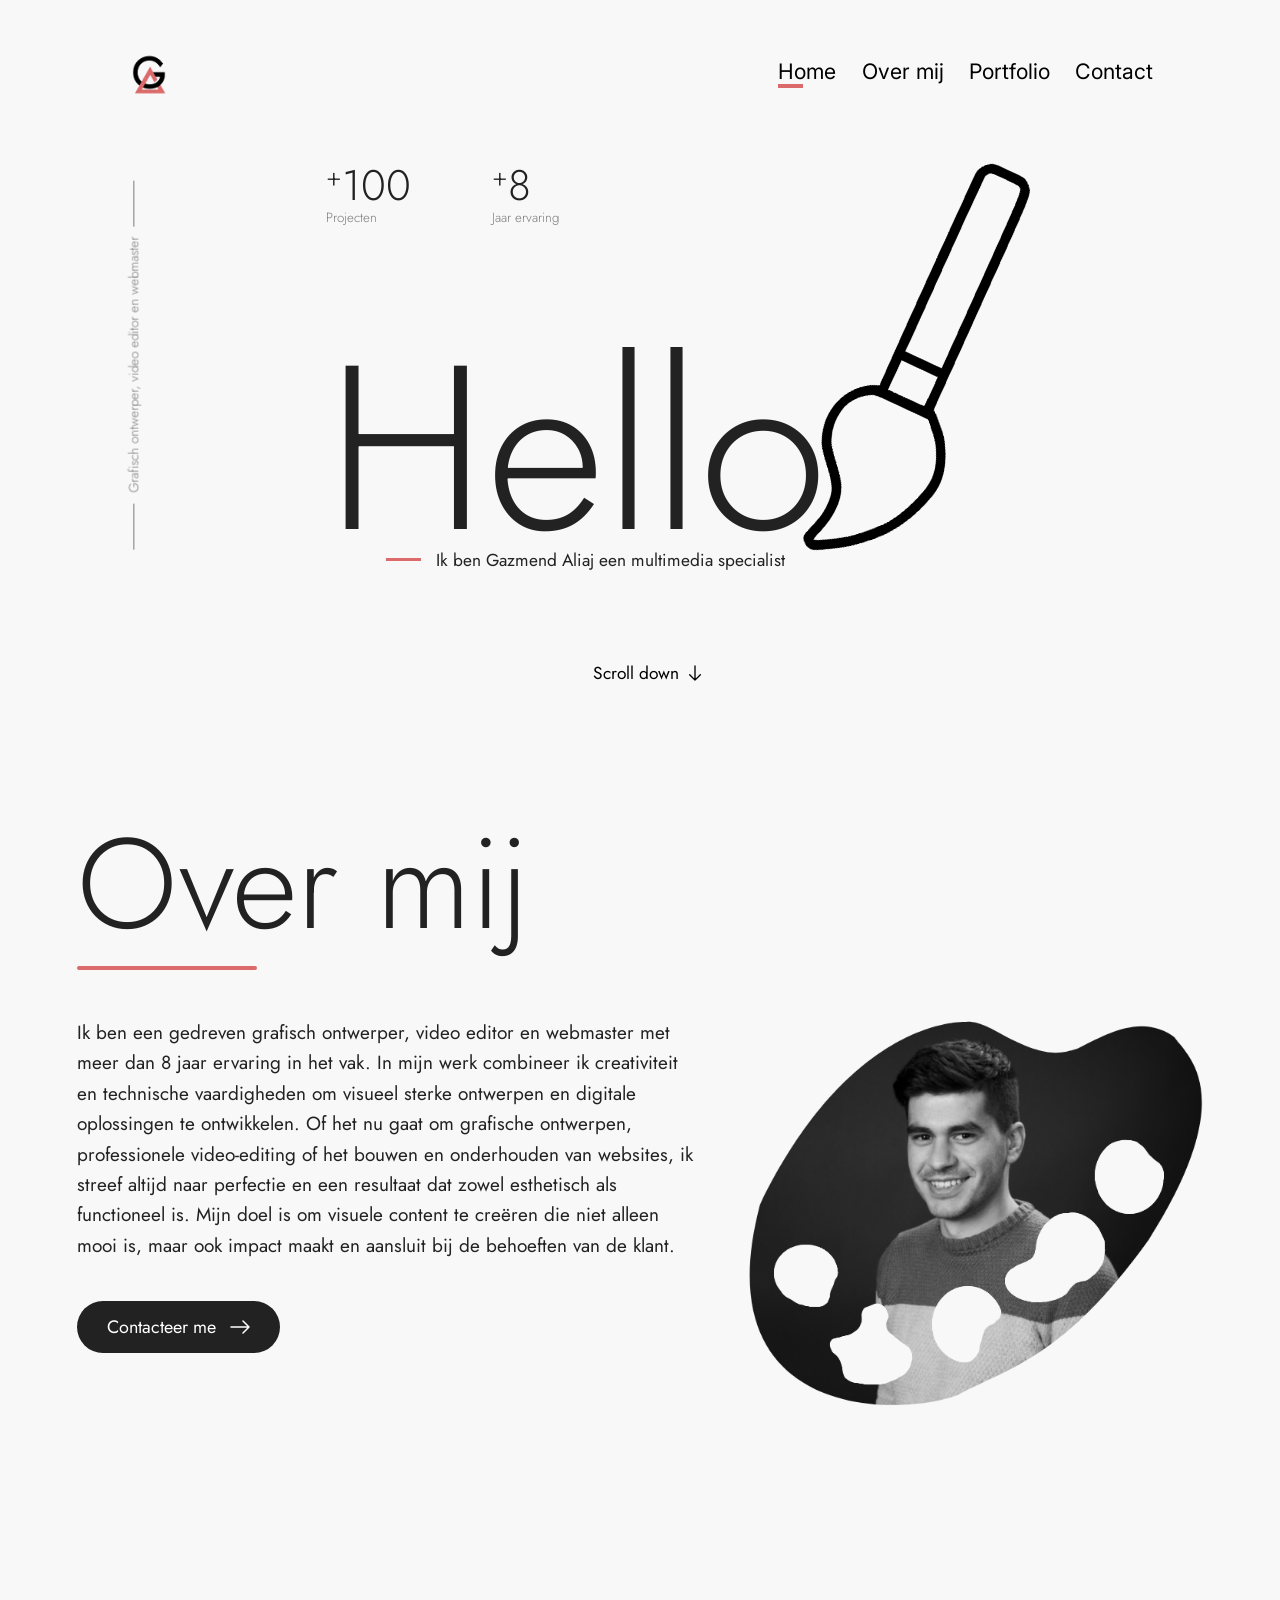
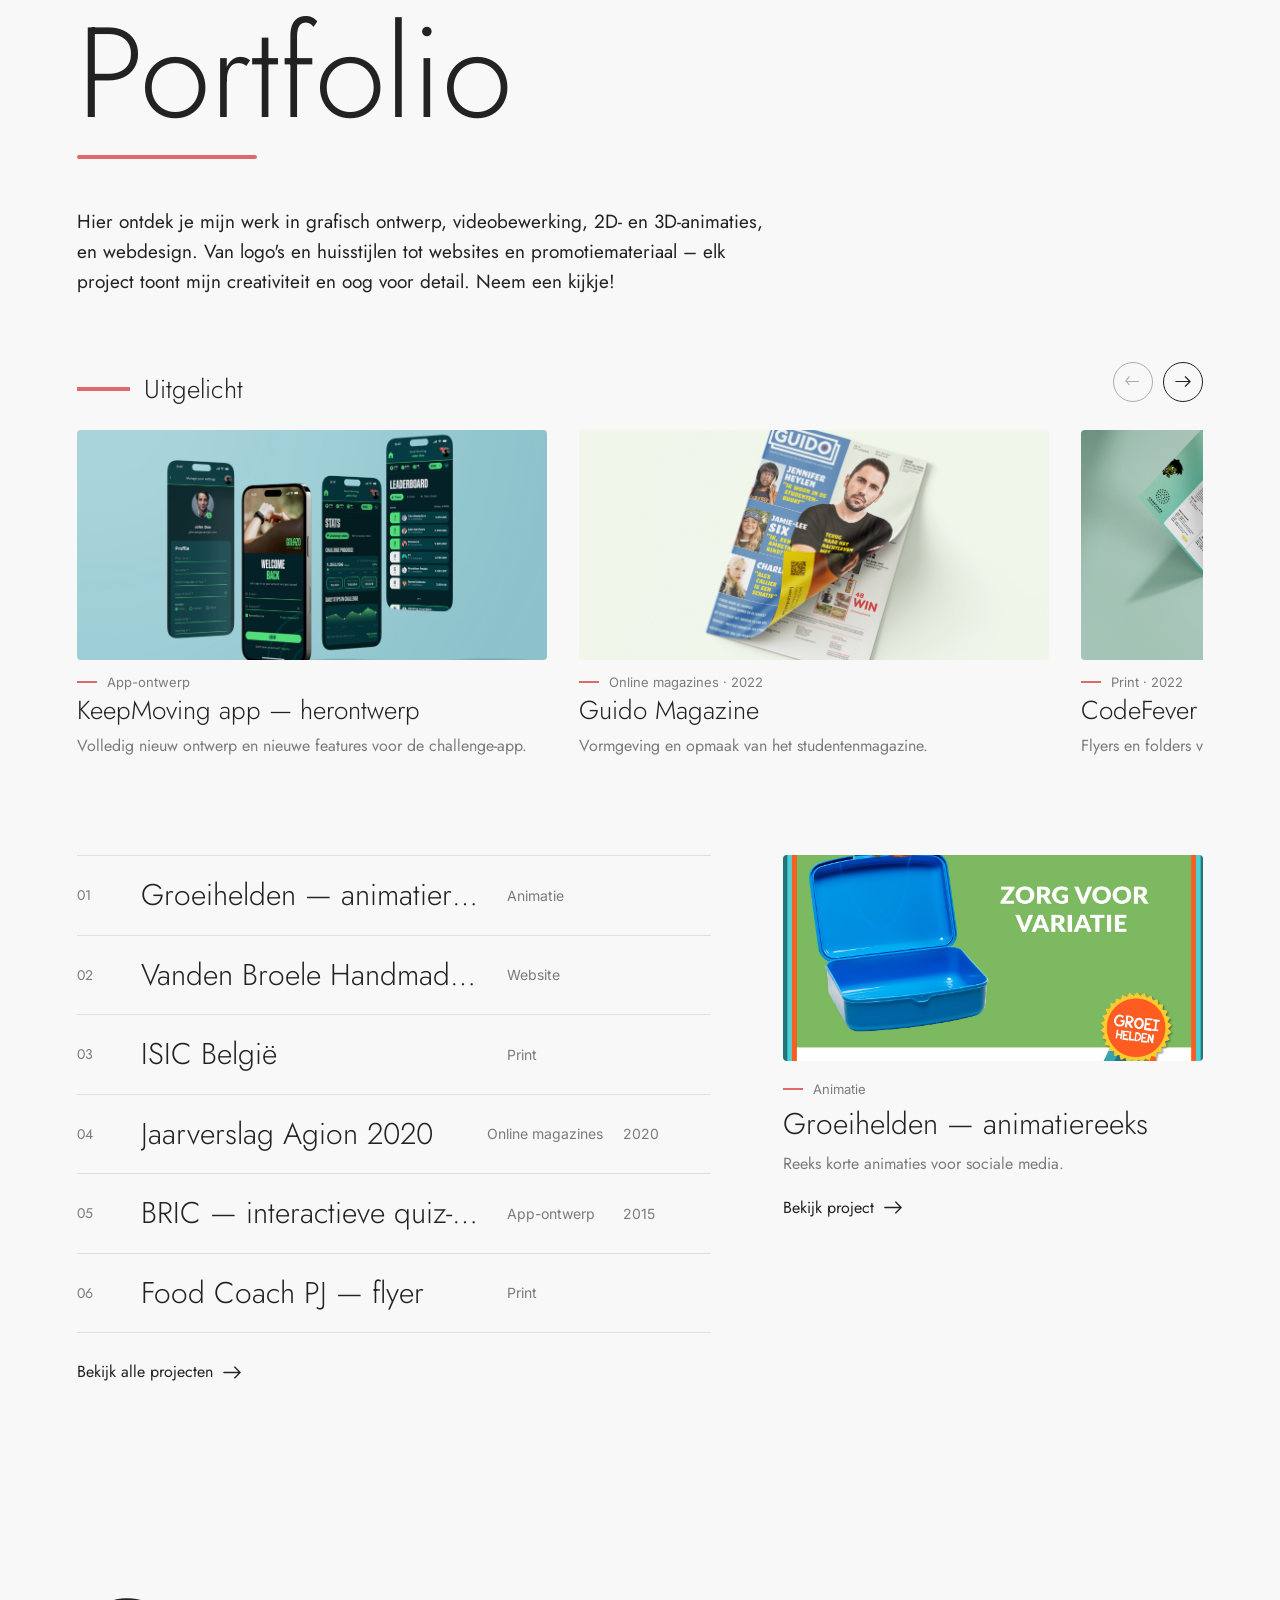
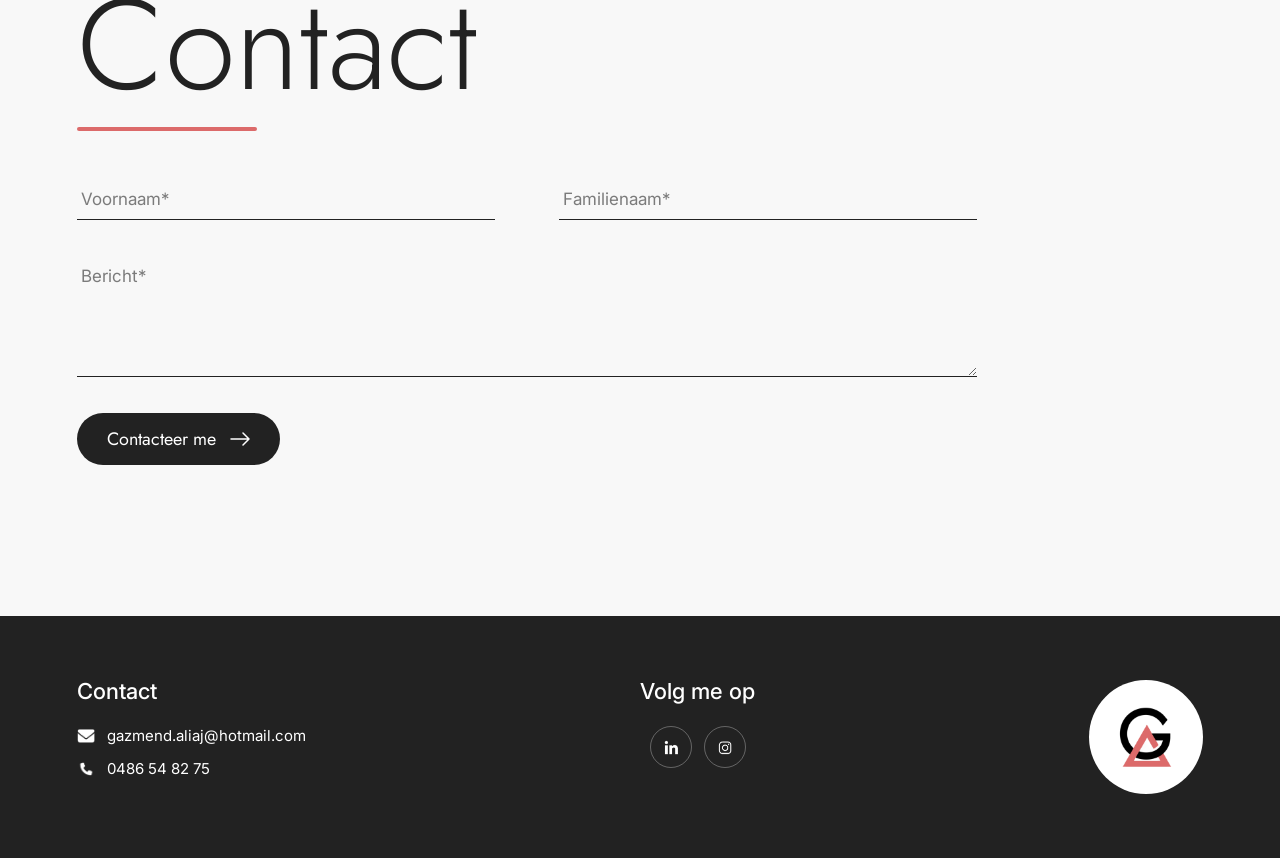
<file: index.html>
<!DOCTYPE html>
<html lang="nl">
<head>
<meta charset="UTF-8">
<meta name="viewport" content="width=device-width, initial-scale=1.0">
<title>Gazmend Aliaj — Grafisch ontwerper, video editor en webmaster</title>
<meta name="description" content="Portfolio van Gazmend Aliaj: grafisch ontwerp, videobewerking, 2D- en 3D-animatie en webdesign.">
<link rel="icon" href="assets/ga-logo.png">
<link rel="stylesheet" href="css/style.css">
</head>
<body>
<header class="header">
<a class="header__logo" href="index.html" aria-label="Gazmend Aliaj — home"><img src="assets/ga-logo.png" alt="Gazmend Aliaj"></a>
<nav class="nav" aria-label="Hoofdnavigatie">
<a class="nav__link" href="index.html#home" aria-current="true">Home</a>
<a class="nav__link" href="index.html#overmij">Over mij</a>
<a class="nav__link" href="index.html#portfolio">Portfolio</a>
<a class="nav__link" href="index.html#contact">Contact</a>
</nav>
<button class="menu-btn" id="menuBtn" aria-expanded="false" aria-controls="menu" aria-label="Menu openen"><span></span><span></span></button>
</header>
<div class="menu" id="menu" data-open="false" role="dialog" aria-modal="true" aria-label="Menu">
<nav class="menu__list" aria-label="Mobiele navigatie">
<a class="menu__item" href="index.html#home" aria-current="true"><span class="menu__n">01</span><span class="menu__label">Home</span></a>
<a class="menu__item" href="index.html#overmij"><span class="menu__n">02</span><span class="menu__label">Over mij</span></a>
<a class="menu__item" href="index.html#portfolio"><span class="menu__n">03</span><span class="menu__label">Portfolio</span></a>
<a class="menu__item" href="index.html#contact"><span class="menu__n">04</span><span class="menu__label">Contact</span></a>
</nav>
<div class="menu__foot">
<span class="dash"></span>
<a href="mailto:gazmend.aliaj@companyname.com">gazmend.aliaj@companyname.com</a>
<a href="tel:0486865986">0486 86 59 86</a>
</div>
</div>
<main>

<section class="hero" id="home">
<div class="hero__block">
<p class="hero__role">Grafisch ontwerper, video editor en webmaster</p>
<div class="hero__stats">
<div class="stat"><span class="stat__value"><span class="stat__plus">+</span>100</span><span class="stat__label">Projecten</span></div>
<div class="stat"><span class="stat__value"><span class="stat__plus">+</span>8</span><span class="stat__label">Jaar ervaring</span></div>
</div>
<div class="hero__main">
<div class="hero__word">
<h1 class="hero__title">Hello</h1>
<img class="hero__brush" src="assets/hero-graphic.png" width="900" height="900" alt="" aria-hidden="true">
</div>
<p class="hero__sub"><span class="dash"></span>Ik ben Gazmend Aliaj een multimedia specialist</p>
</div>
</div>
<a class="scroll-down" href="#overmij">Scroll down<svg width="16" height="16" viewBox="0 0 18 18" fill="none" aria-hidden="true"><path d="M9 1v16M9 17l6-6M9 17l-6-6" stroke="currentColor" stroke-width="1.5" stroke-linecap="round" stroke-linejoin="round"/></svg></a>
</section>

<section class="section" id="overmij">
<h2 class="section-title">Over mij</h2>
<span class="title-rule"></span>
<div class="about__grid">
<img class="about__photo about__photo--mobile" src="assets/palet-foto.png" width="598" height="509" alt="Werkpalet van Gazmend Aliaj" loading="lazy">
<div class="about__body">
<p>Ik ben een gedreven grafisch ontwerper, video editor en webmaster met meer dan 8 jaar ervaring in het vak. In mijn werk combineer ik creativiteit en technische vaardigheden om visueel sterke ontwerpen en digitale oplossingen te ontwikkelen. Of het nu gaat om grafische ontwerpen, professionele video-editing of het bouwen en onderhouden van websites, ik streef altijd naar perfectie en een resultaat dat zowel esthetisch als functioneel is. Mijn doel is om visuele content te creëren die niet alleen mooi is, maar ook impact maakt en aansluit bij de behoeften van de klant.</p>
<a class="btn" href="#contact">Contacteer me<svg width="20" height="14" viewBox="0 0 20 14" fill="none" aria-hidden="true"><path d="M1 7h18M13 1l6 6-6 6" stroke="currentColor" stroke-width="1.5" stroke-linecap="round" stroke-linejoin="round"/></svg></a>
</div>
<img class="about__photo about__photo--desktop" src="assets/palet-foto.png" width="598" height="509" alt="Werkpalet van Gazmend Aliaj" loading="lazy">
</div>
</section>

<section class="section" id="portfolio">
<h2 class="section-title">Portfolio</h2>
<span class="title-rule"></span>
<p class="lede">Hier ontdek je mijn werk in grafisch ontwerp, videobewerking, 2D- en 3D-animaties, en webdesign. Van logo's en huisstijlen tot websites en promotiemateriaal – elk project toont mijn creativiteit en oog voor detail. Neem een kijkje!</p>

<section class="rail" aria-labelledby="railTitle">
<div class="rail__head">
<div class="rail__title"><span class="dash"></span><h3 id="railTitle">Uitgelicht</h3></div>
<div class="rail__controls">
<button class="circle-btn" id="railPrev" aria-label="Vorige"><svg width="16" height="11" viewBox="0 0 20 14" fill="none" aria-hidden="true"><path d="M17 7H1M5 1 1 6l4 5" stroke="currentColor" stroke-width="1.5" stroke-linecap="round" stroke-linejoin="round"/></svg></button>
<button class="circle-btn" id="railNext" aria-label="Volgende"><svg width="16" height="11" viewBox="0 0 20 14" fill="none" aria-hidden="true"><path d="M1 7h18M13 1l6 6-6 6" stroke="currentColor" stroke-width="1.5" stroke-linecap="round" stroke-linejoin="round"/></svg></button>
</div>
</div>
<div class="rail__track" id="railTrack"></div>
<p class="rail__hint">Veeg voor meer →</p>
</section>

<div class="index-wrap">
<div>
<div id="indexRows"></div>
<div class="index-foot" id="indexFoot"><a class="arrow-link" href="projecten.html">Bekijk alle projecten<svg width="18" height="13" viewBox="0 0 20 14" fill="none" aria-hidden="true"><path d="M1 7h18M13 1l6 6-6 6" stroke="currentColor" stroke-width="1.5" stroke-linecap="round" stroke-linejoin="round"/></svg></a></div>
</div>
<aside class="preview" id="preview" aria-live="polite"></aside>
</div>
</section>

<section class="section" id="contact">
<h2 class="section-title">Contact</h2>
<span class="title-rule"></span>
<form class="form" id="contactForm" novalidate>
<div class="form__row">
<div class="field"><label class="visually-hidden" for="voornaam">Voornaam</label><input type="text" id="voornaam" name="voornaam" placeholder="Voornaam*" required></div>
<div class="field"><label class="visually-hidden" for="familienaam">Familienaam</label><input type="text" id="familienaam" name="familienaam" placeholder="Familienaam*" required></div>
</div>
<div class="field"><label class="visually-hidden" for="bericht">Bericht</label><textarea id="bericht" name="bericht" rows="5" placeholder="Bericht*" required></textarea></div>
<button class="btn" type="submit">Contacteer me<svg width="20" height="14" viewBox="0 0 20 14" fill="none" aria-hidden="true"><path d="M1 7h18M13 1l6 6-6 6" stroke="currentColor" stroke-width="1.5" stroke-linecap="round" stroke-linejoin="round"/></svg></button>
<p class="form__status" role="status" id="formStatus"></p>
</form>
</section>

</main>
<footer class="footer">
<a class="footer__badge" href="index.html" aria-label="Gazmend Aliaj — home"><img src="assets/ga-logo.png" alt=""></a>
<div class="footer__col">
<h3>Contact</h3>
<a class="footer__line" href="mailto:gazmend.aliaj@hotmail.com"><img src="assets/icon-email.png" alt=""><span>gazmend.aliaj@hotmail.com</span></a>
<a class="footer__line" href="tel:0486 54 82 75"><img src="assets/icon-phone.png" alt="">0486 54 82 75</a>
</div>
<div class="footer__col footer__col--socials">
<h3>Volg me op</h3>
<div class="footer__socials">
<a class="social" href="#" aria-label="LinkedIn"><img src="assets/icon-linkedin.png" alt=""></a>
<a class="social" href="#" aria-label="Instagram"><img src="assets/icon-instagram.png" alt=""></a>
</div>
</div>
</footer>
<script src="js/portfolio-data.js"></script>
<script src="js/ui.js"></script>
<script src="js/home.js"></script>
</body>
</html>
</file>
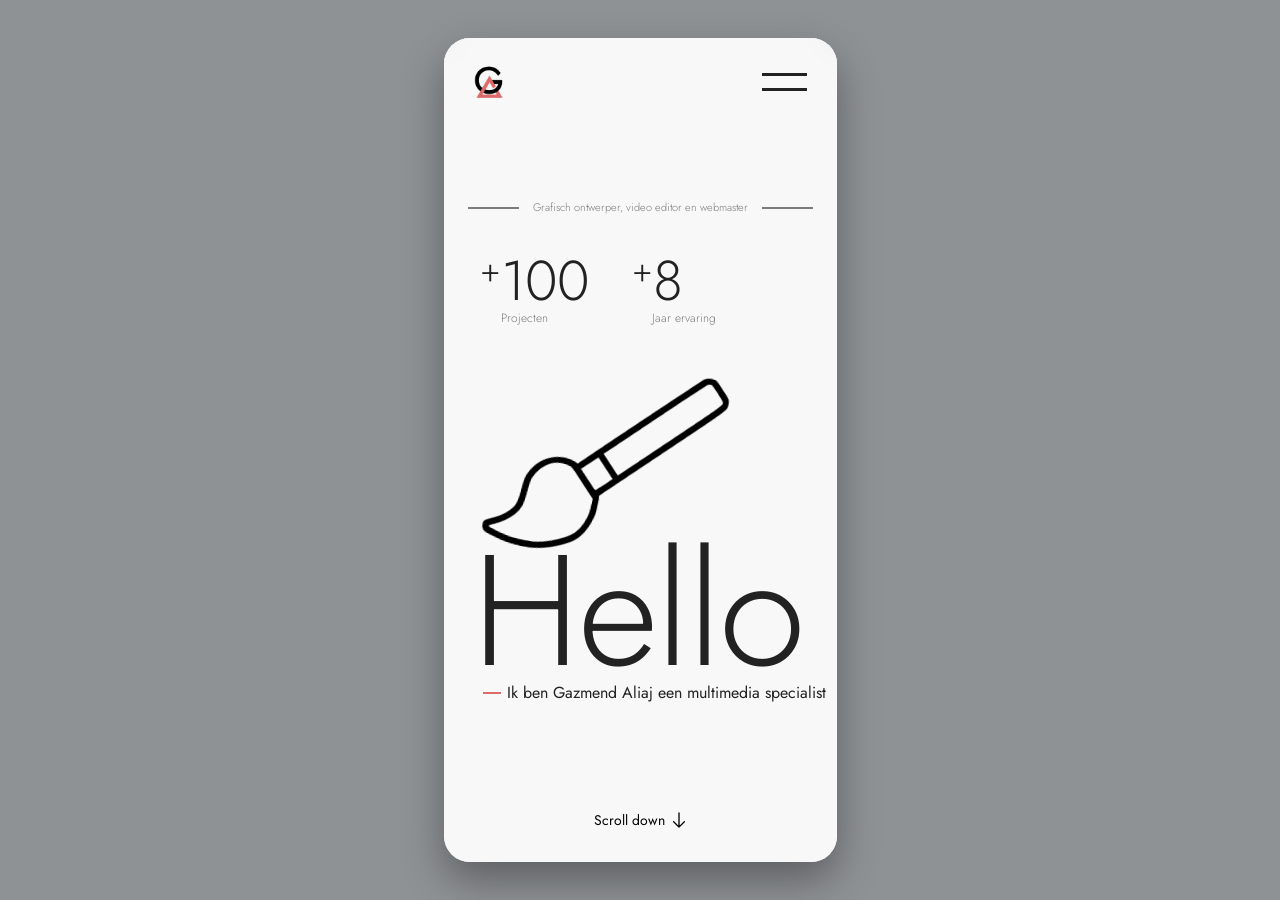
<file: _preview-phone.html>
<!DOCTYPE html>
<html lang="nl"><head><meta charset="utf-8"><title>Telefoonweergave</title>
<style>html,body{margin:0;height:100%;background:#8f9295;display:grid;place-items:center;font-family:system-ui}iframe{width:393px;height:824px;border:0;border-radius:26px;background:#fff;box-shadow:0 18px 40px rgba(0,0,0,.35)}</style>
</head><body><iframe src="index.html" title="Telefoonweergave"></iframe></body></html>
</file>
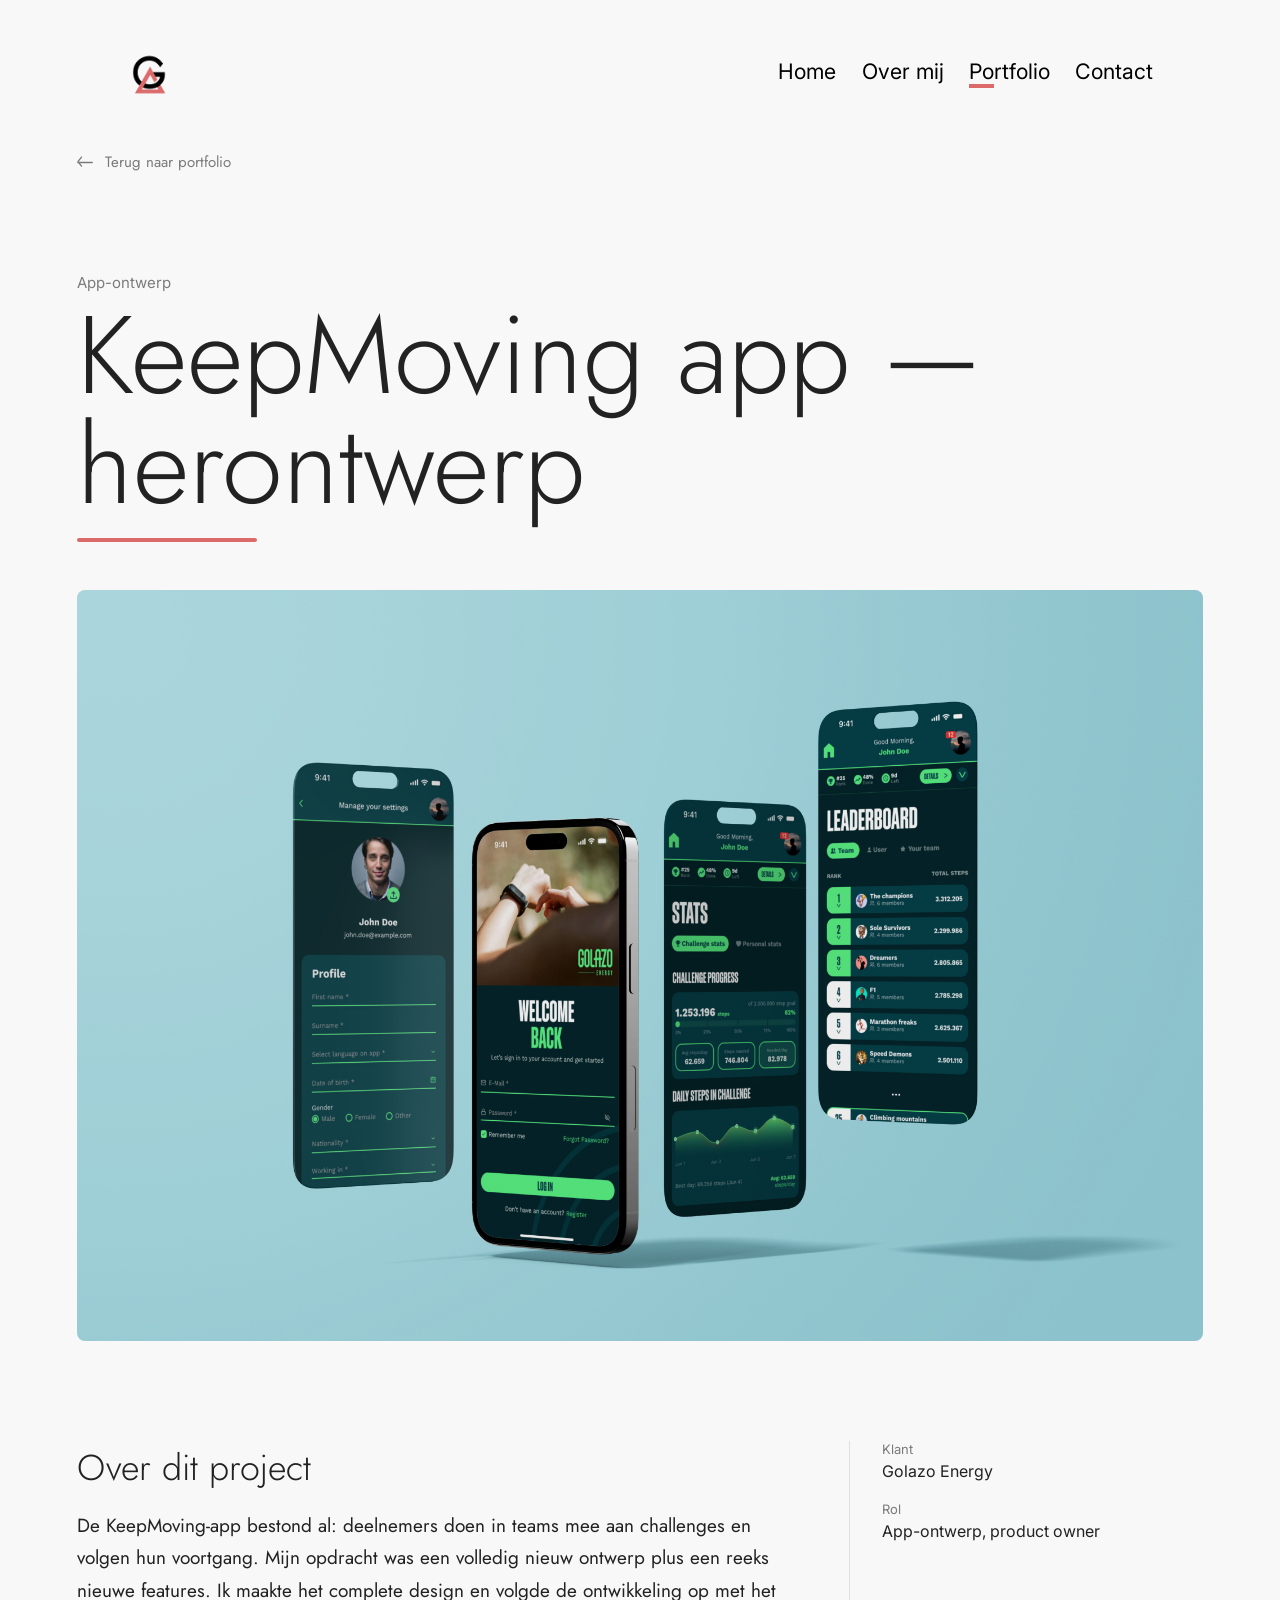
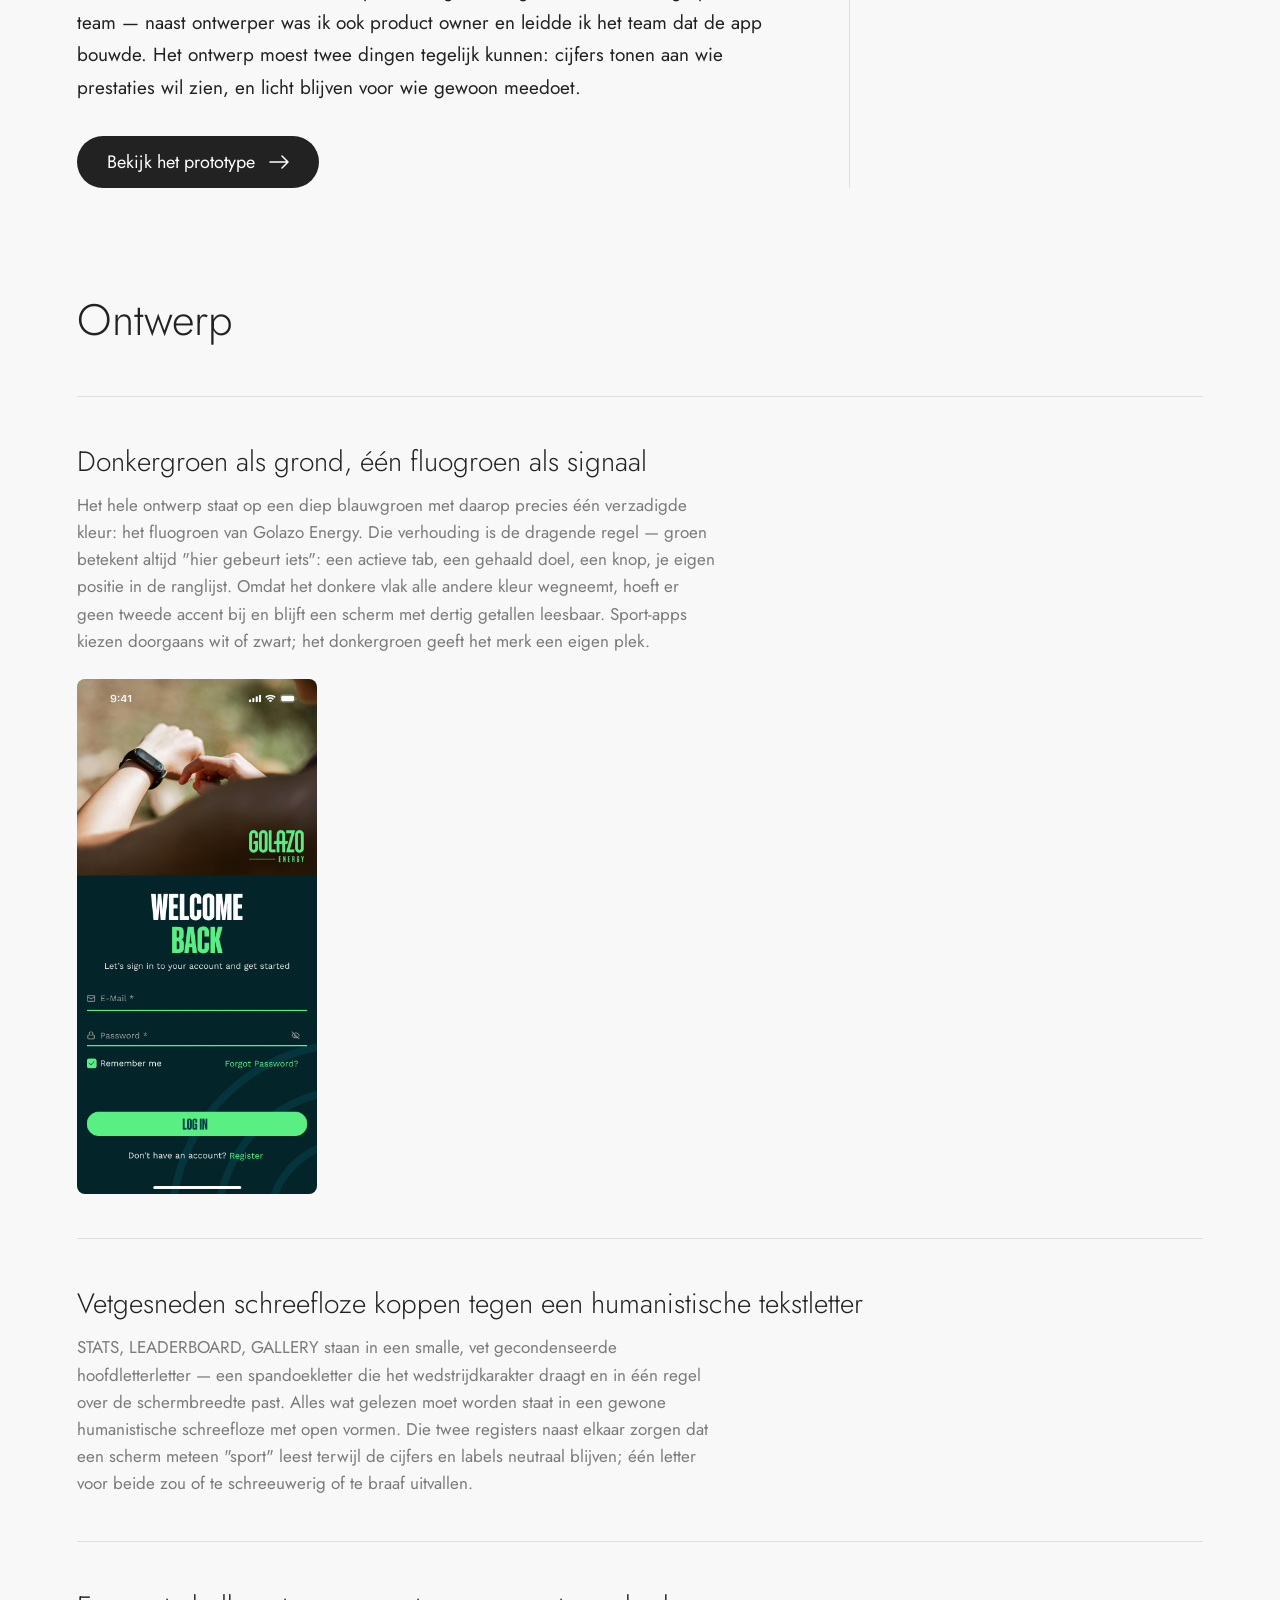
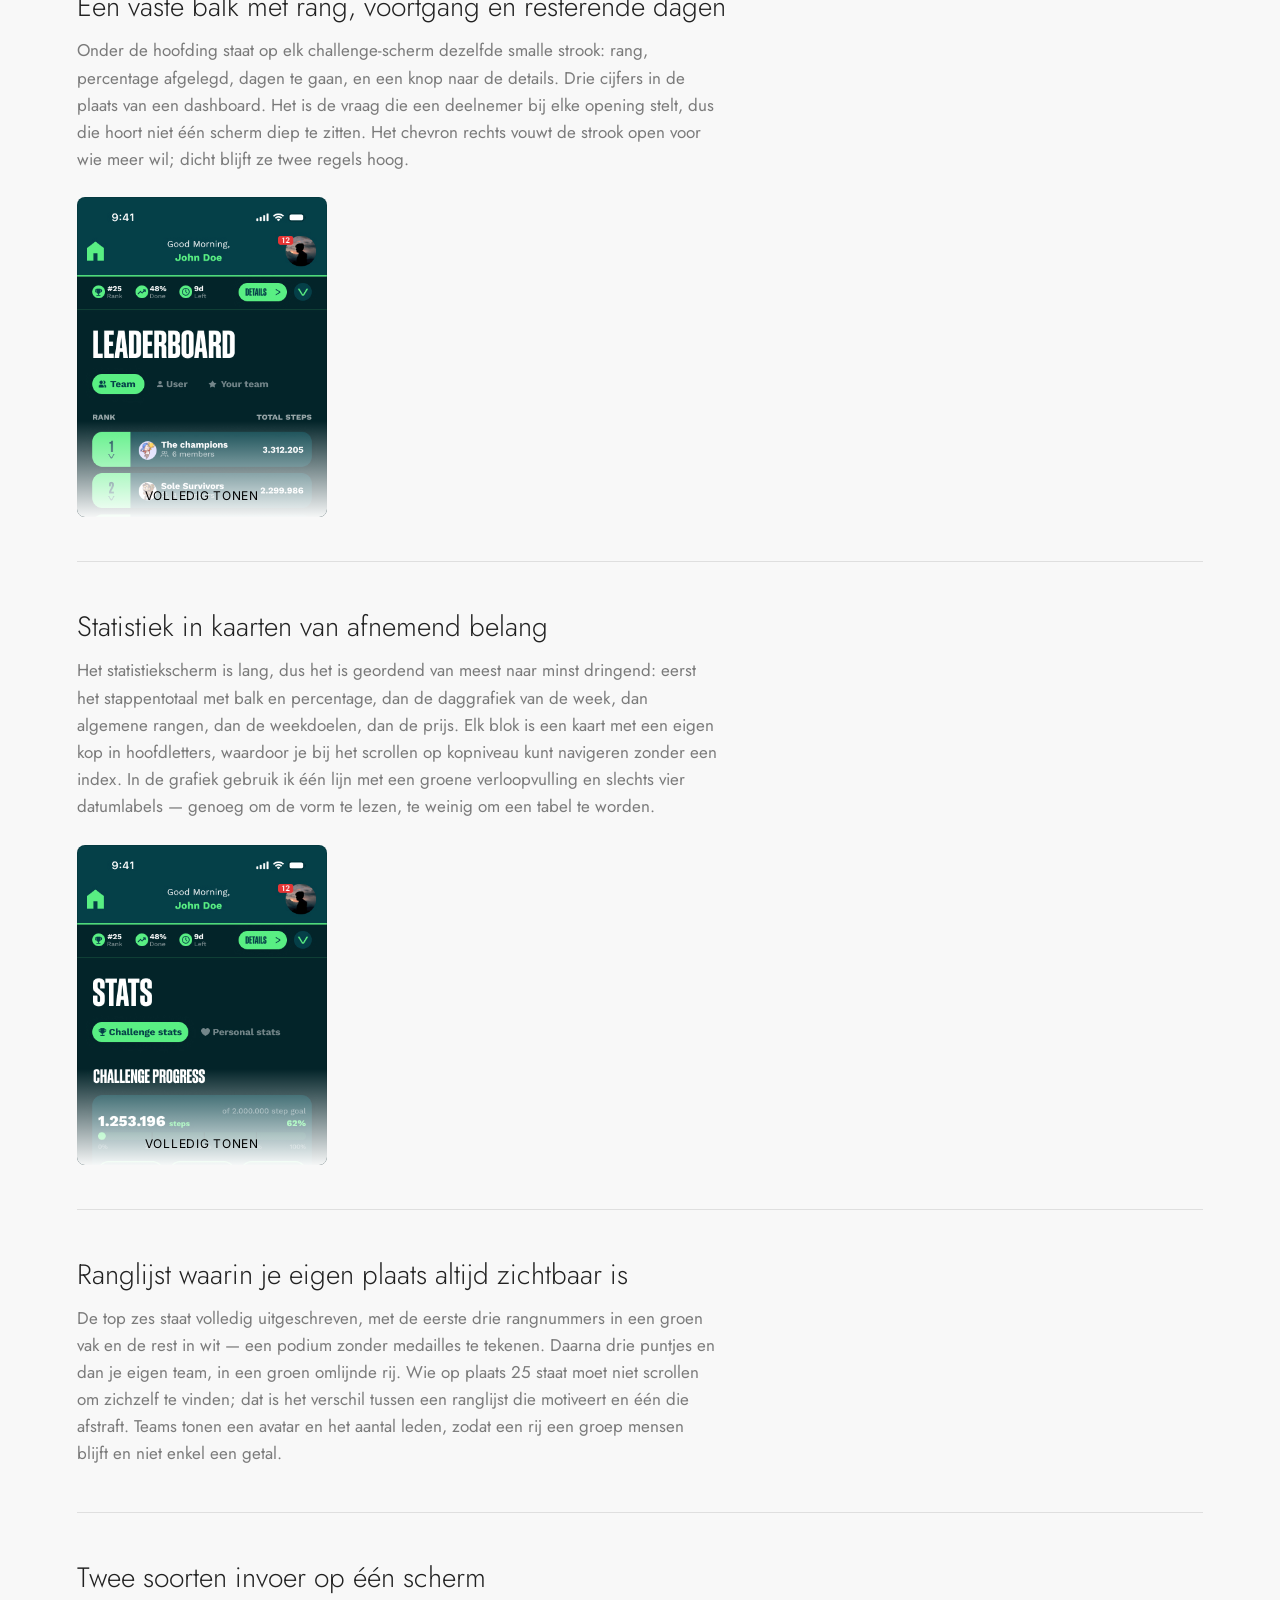
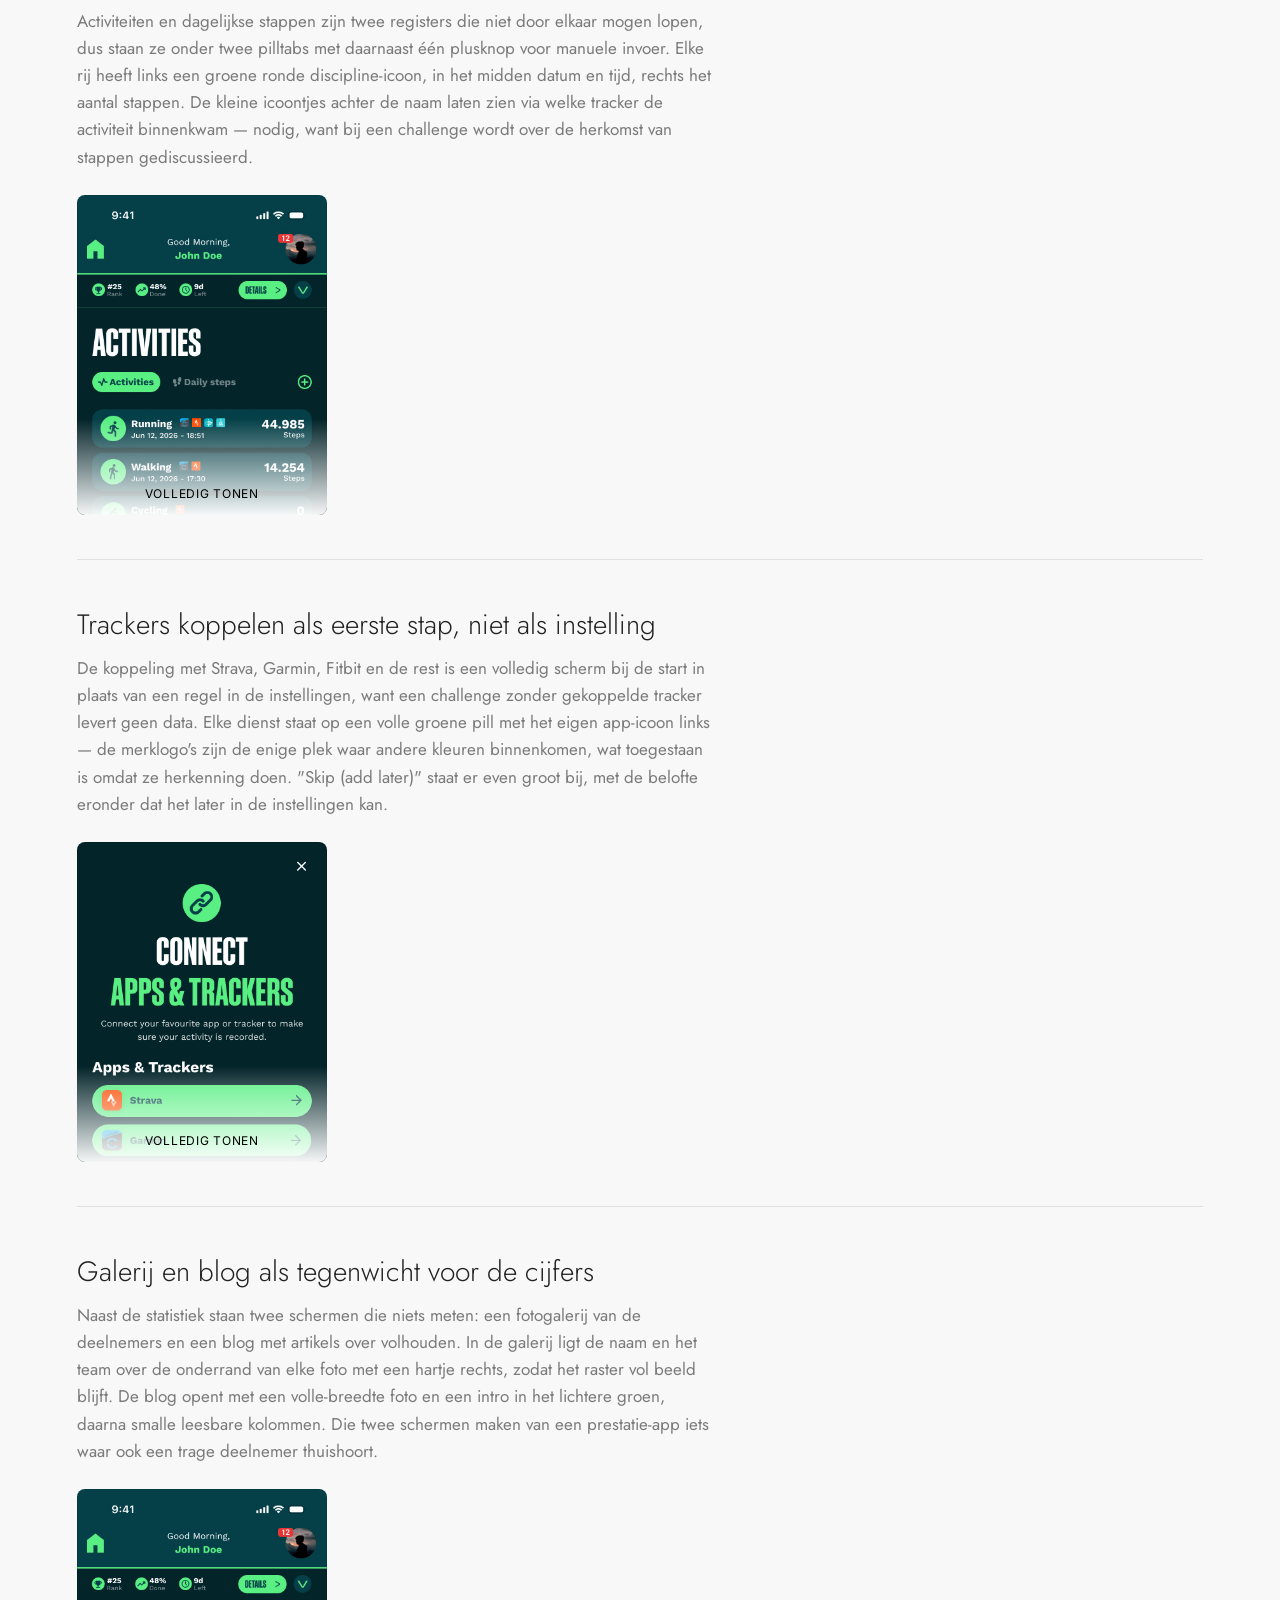
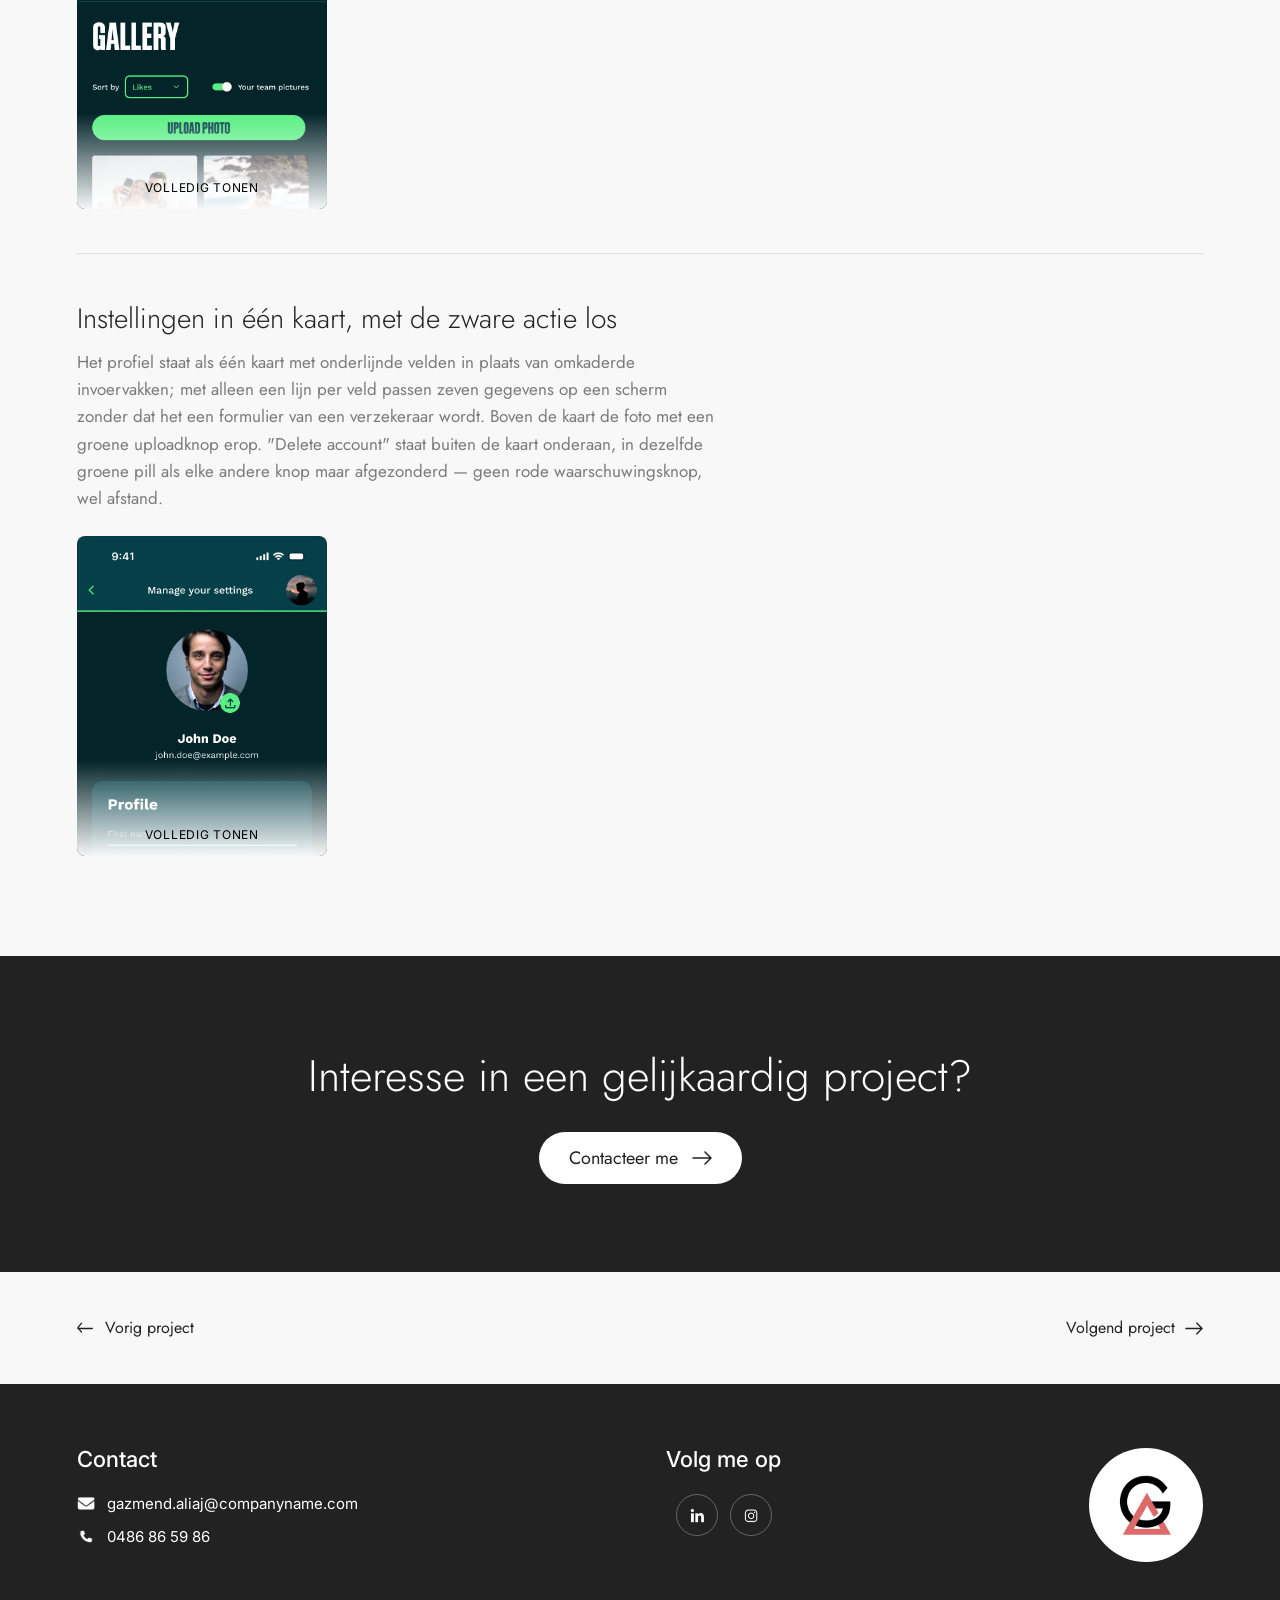
<file: project.html>
<!DOCTYPE html>
<html lang="nl">
<head>
<meta charset="UTF-8">
<meta name="viewport" content="width=device-width, initial-scale=1.0">
<title>Project — Gazmend Aliaj</title>
<meta name="description" content="Een project uit het portfolio van Gazmend Aliaj.">
<link rel="icon" href="assets/ga-logo.png">
<link rel="stylesheet" href="css/style.css">
</head>
<body>
<header class="header">
<a class="header__logo" href="index.html" aria-label="Gazmend Aliaj — home"><img src="assets/ga-logo.png" alt="Gazmend Aliaj"></a>
<nav class="nav" aria-label="Hoofdnavigatie">
<a class="nav__link" href="index.html#home">Home</a>
<a class="nav__link" href="index.html#overmij">Over mij</a>
<a class="nav__link" href="index.html#portfolio" aria-current="true">Portfolio</a>
<a class="nav__link" href="index.html#contact">Contact</a>
</nav>
<button class="menu-btn" id="menuBtn" aria-expanded="false" aria-controls="menu" aria-label="Menu openen"><span></span><span></span></button>
</header>
<div class="menu" id="menu" data-open="false" role="dialog" aria-modal="true" aria-label="Menu">
<nav class="menu__list" aria-label="Mobiele navigatie">
<a class="menu__item" href="index.html#home"><span class="menu__n">01</span><span class="menu__label">Home</span></a>
<a class="menu__item" href="index.html#overmij"><span class="menu__n">02</span><span class="menu__label">Over mij</span></a>
<a class="menu__item" href="index.html#portfolio" aria-current="true"><span class="menu__n">03</span><span class="menu__label">Portfolio</span></a>
<a class="menu__item" href="index.html#contact"><span class="menu__n">04</span><span class="menu__label">Contact</span></a>
</nav>
<div class="menu__foot">
<span class="dash"></span>
<a href="mailto:gazmend.aliaj@companyname.com">gazmend.aliaj@companyname.com</a>
<a href="tel:0486865986">0486 86 59 86</a>
</div>
</div>
<main id="project">
<div class="crumb"><a class="arrow-link arrow-link--muted" href="index.html#portfolio"><svg width="18" height="13" viewBox="0 0 20 14" fill="none" aria-hidden="true"><path d="M17 7H1M5 1 1 6l4 5" stroke="currentColor" stroke-width="1.5" stroke-linecap="round" stroke-linejoin="round"/></svg>Terug naar portfolio</a></div>
<section class="project__head">
<p class="project__eyebrow" id="pEyebrow"></p>
<h1 class="project__title" id="pTitle"></h1>
<span class="title-rule"></span>
</section>
<section class="project__hero"><div class="block" id="pHero" role="img" aria-label="Projectbeeld"></div></section>
<section class="project__body">
<div><h2>Over dit project</h2><p id="pDescription"></p><div class="project__actions" id="pActions"></div></div>
<dl class="facts" id="pFacts"></dl>
</section>
<section class="project__gallery" id="pGallery"></section>
<section class="project__process" id="pProcess"></section>
<section class="cta-band">
<p>Interesse in een gelijkaardig project?</p>
<a class="btn btn--light" href="index.html#contact">Contacteer me<svg width="20" height="14" viewBox="0 0 20 14" fill="none" aria-hidden="true"><path d="M1 7h18M13 1l6 6-6 6" stroke="currentColor" stroke-width="1.5" stroke-linecap="round" stroke-linejoin="round"/></svg></a>
</section>
<nav class="project__nav" aria-label="Projectnavigatie">
<a class="arrow-link" id="pPrev" href="#"><svg width="18" height="13" viewBox="0 0 20 14" fill="none" aria-hidden="true"><path d="M17 7H1M5 1 1 6l4 5" stroke="currentColor" stroke-width="1.5" stroke-linecap="round" stroke-linejoin="round"/></svg>Vorig project</a>
<a class="arrow-link" id="pNext" href="#">Volgend project<svg width="18" height="13" viewBox="0 0 20 14" fill="none" aria-hidden="true"><path d="M1 7h18M13 1l6 6-6 6" stroke="currentColor" stroke-width="1.5" stroke-linecap="round" stroke-linejoin="round"/></svg></a>
</nav>
</main>
<footer class="footer">
<a class="footer__badge" href="index.html" aria-label="Gazmend Aliaj — home"><img src="assets/ga-logo.png" alt=""></a>
<div class="footer__col">
<h3>Contact</h3>
<a class="footer__line" href="mailto:gazmend.aliaj@companyname.com"><img src="assets/icon-email.png" alt=""><span>gazmend.aliaj@companyname.com</span></a>
<a class="footer__line" href="tel:0486865986"><img src="assets/icon-phone.png" alt="">0486 86 59 86</a>
</div>
<div class="footer__col footer__col--socials">
<h3>Volg me op</h3>
<div class="footer__socials">
<a class="social" href="#" aria-label="LinkedIn"><img src="assets/icon-linkedin.png" alt=""></a>
<a class="social" href="#" aria-label="Instagram"><img src="assets/icon-instagram.png" alt=""></a>
</div>
</div>
</footer>
<script src="js/portfolio-data.js"></script>
<script src="js/ui.js"></script>
<script src="js/project.js"></script>
</body>
</html>
</file>
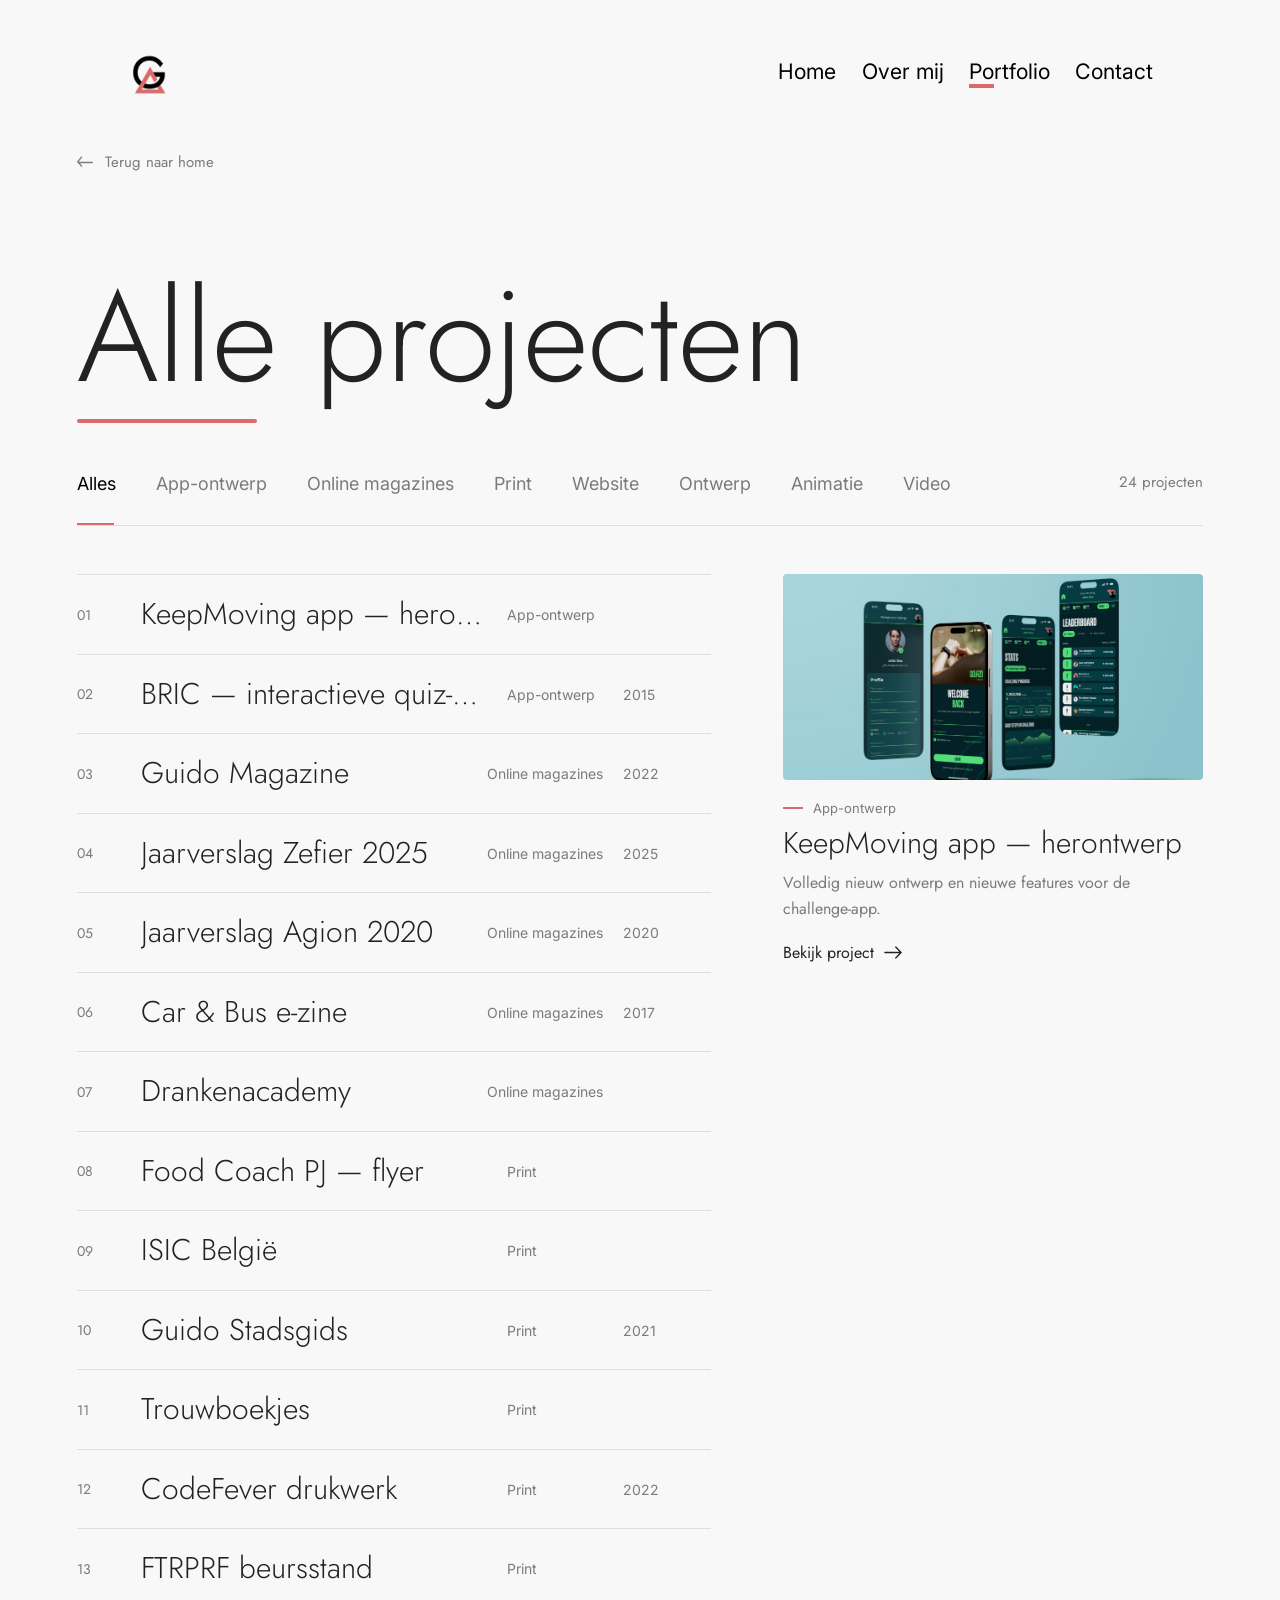
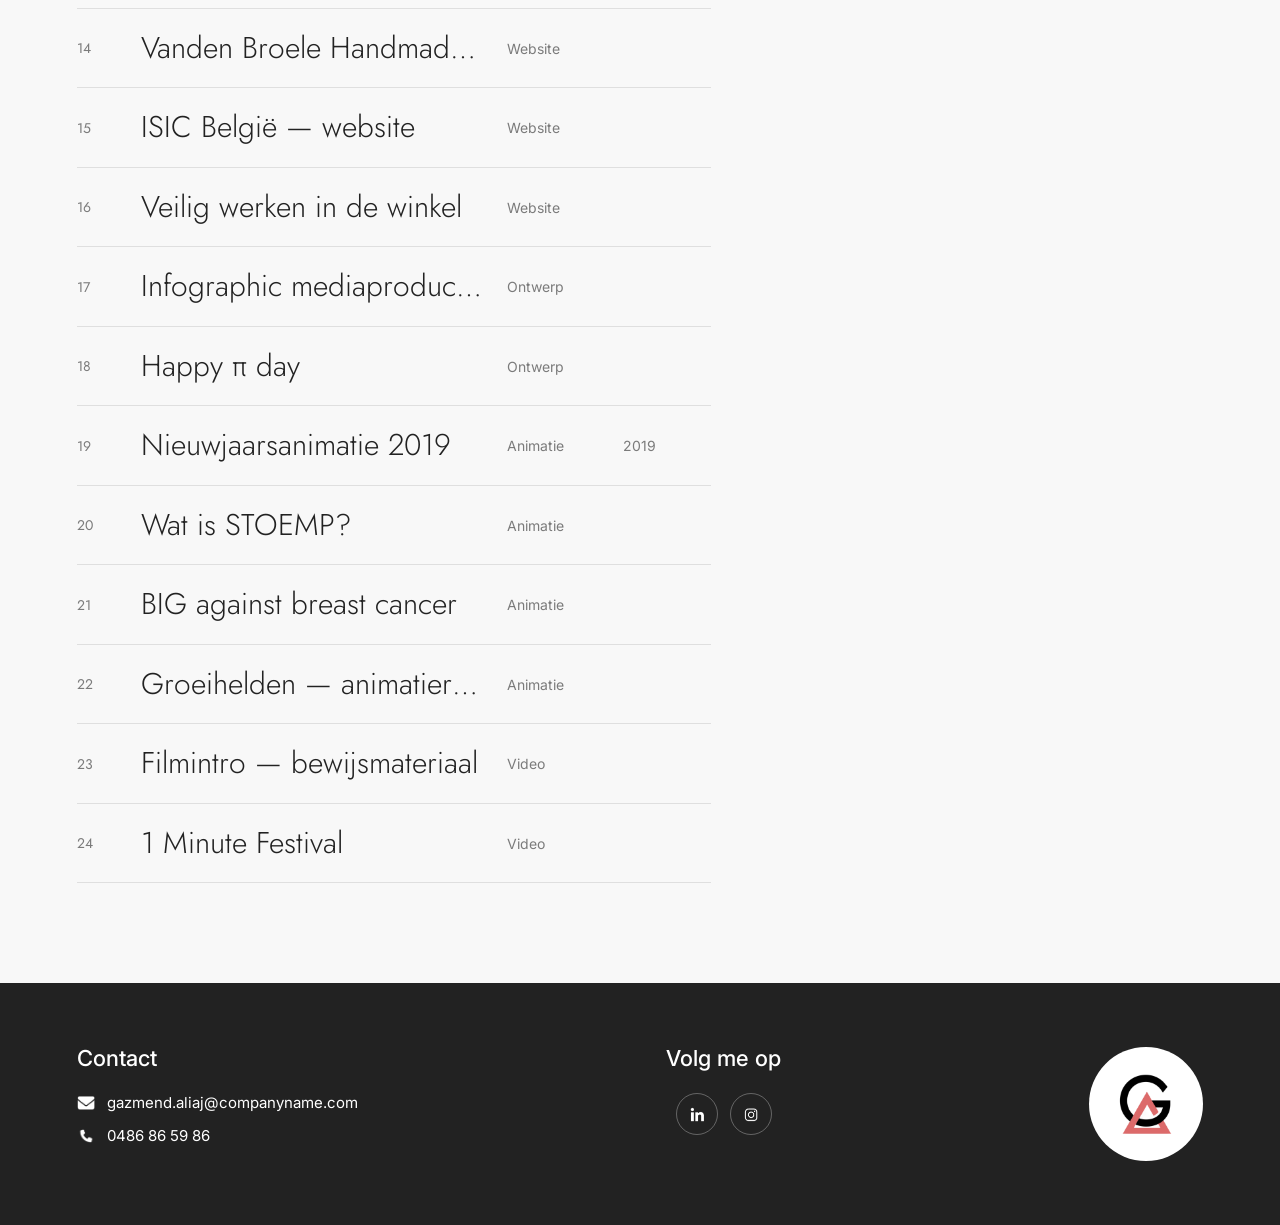
<file: projecten.html>
<!DOCTYPE html>
<html lang="nl">
<head>
<meta charset="UTF-8">
<meta name="viewport" content="width=device-width, initial-scale=1.0">
<title>Alle projecten — Gazmend Aliaj</title>
<meta name="description" content="Het volledige portfolio van Gazmend Aliaj, te filteren op ontwerp, video, animatie en website.">
<link rel="icon" href="assets/ga-logo.png">
<link rel="stylesheet" href="css/style.css">
</head>
<body>
<header class="header">
<a class="header__logo" href="index.html" aria-label="Gazmend Aliaj — home"><img src="assets/ga-logo.png" alt="Gazmend Aliaj"></a>
<nav class="nav" aria-label="Hoofdnavigatie">
<a class="nav__link" href="index.html#home">Home</a>
<a class="nav__link" href="index.html#overmij">Over mij</a>
<a class="nav__link" href="index.html#portfolio" aria-current="true">Portfolio</a>
<a class="nav__link" href="index.html#contact">Contact</a>
</nav>
<button class="menu-btn" id="menuBtn" aria-expanded="false" aria-controls="menu" aria-label="Menu openen"><span></span><span></span></button>
</header>
<div class="menu" id="menu" data-open="false" role="dialog" aria-modal="true" aria-label="Menu">
<nav class="menu__list" aria-label="Mobiele navigatie">
<a class="menu__item" href="index.html#home"><span class="menu__n">01</span><span class="menu__label">Home</span></a>
<a class="menu__item" href="index.html#overmij"><span class="menu__n">02</span><span class="menu__label">Over mij</span></a>
<a class="menu__item" href="index.html#portfolio" aria-current="true"><span class="menu__n">03</span><span class="menu__label">Portfolio</span></a>
<a class="menu__item" href="index.html#contact"><span class="menu__n">04</span><span class="menu__label">Contact</span></a>
</nav>
<div class="menu__foot">
<span class="dash"></span>
<a href="mailto:gazmend.aliaj@companyname.com">gazmend.aliaj@companyname.com</a>
<a href="tel:0486865986">0486 86 59 86</a>
</div>
</div>
<main>
<div class="crumb"><a class="arrow-link arrow-link--muted" href="index.html#portfolio"><svg width="18" height="13" viewBox="0 0 20 14" fill="none" aria-hidden="true"><path d="M17 7H1M5 1 1 6l4 5" stroke="currentColor" stroke-width="1.5" stroke-linecap="round" stroke-linejoin="round"/></svg>Terug naar home</a></div>
<section class="section">
<h2 class="section-title">Alle projecten</h2>
<span class="title-rule"></span>
<div class="filters" id="filters" role="group" aria-label="Filter op discipline"></div>
<div class="index-wrap">
<div id="indexRows"></div>
<aside class="preview" id="preview" aria-live="polite"></aside>
</div>
</section>
</main>
<footer class="footer">
<a class="footer__badge" href="index.html" aria-label="Gazmend Aliaj — home"><img src="assets/ga-logo.png" alt=""></a>
<div class="footer__col">
<h3>Contact</h3>
<a class="footer__line" href="mailto:gazmend.aliaj@companyname.com"><img src="assets/icon-email.png" alt=""><span>gazmend.aliaj@companyname.com</span></a>
<a class="footer__line" href="tel:0486865986"><img src="assets/icon-phone.png" alt="">0486 86 59 86</a>
</div>
<div class="footer__col footer__col--socials">
<h3>Volg me op</h3>
<div class="footer__socials">
<a class="social" href="#" aria-label="LinkedIn"><img src="assets/icon-linkedin.png" alt=""></a>
<a class="social" href="#" aria-label="Instagram"><img src="assets/icon-instagram.png" alt=""></a>
</div>
</div>
</footer>
<script src="js/portfolio-data.js"></script>
<script src="js/ui.js"></script>
<script src="js/projecten.js"></script>
</body>
</html>
</file>
<file: css/style.css>
@import url('https://fonts.googleapis.com/css2?family=Jost:wght@300;400;500&family=Inter:wght@400;500&display=swap');

/* ==========================================================================
   Tokens
   ========================================================================== */
:root{
  --ga-ink:#222222;--ga-black:#000000;--ga-white:#ffffff;--ga-off-white:#f8f8f8;
  --ga-grey:#7b7b7b;--ga-grey-200:#d9d9d9;--ga-coral:#dc6a6a;

  --surface-page:var(--ga-off-white);--surface-inverse:var(--ga-ink);--surface-placeholder:var(--ga-grey-200);
  --text-body:var(--ga-ink);--text-heading:var(--ga-ink);--text-muted:var(--ga-grey);
  --text-nav:var(--ga-black);--text-inverse:var(--ga-white);
  --accent:var(--ga-coral);--focus-ring:var(--ga-coral);
  --line-field:var(--ga-ink);--hairline:rgba(0,0,0,.1);--line-inverse-soft:rgba(255,255,255,.3);

  --font-display:'Jost',-apple-system,BlinkMacSystemFont,'Segoe UI',Roboto,'Helvetica Neue',Arial,sans-serif;
  --font-ui:'Inter',-apple-system,BlinkMacSystemFont,'Segoe UI',Roboto,'Helvetica Neue',Arial,sans-serif;

  --side-pad:clamp(30px,6vw,198px);
  /* Phone header height, driven by the 44px menu button plus 22px padding either side.
     The hero subtracts this, so keep the two in step. */
  --header-h:88px;
  --section-pad-y:clamp(48px,8vw,100px);
  --transition:200ms ease;
  --radius-thumb:4px;--radius-image:8px;--radius-photo:16px;--radius-pill:40px;
  --header-scrim:rgba(248,248,248,.9);
  --shadow-nav-sheet:0 8px 16px rgba(0,0,0,.06);

  /* Telefoonframe (393 px breed) uit het Figma-frame "Homepage Smartphone v2":
     Hello staat groter en bijna over de volle breedte, het penseel erboven. */
  --hero-size:min(40vw,190px);
  --brush-size:55vw;
  --content-indent:14.5vw;
}

/* ==========================================================================
   Reset + base
   ========================================================================== */
*,*::before,*::after{box-sizing:border-box}
html{scroll-behavior:smooth;scroll-padding-top:var(--anchor-offset,0px)}
body{margin:0;background:var(--surface-page);color:var(--text-body);font-family:var(--font-ui);-webkit-font-smoothing:antialiased}
img{max-width:100%;height:auto;display:block}
/* Zonder dit verliezen de .hidden-secties hun verberging: een display in de stylesheet
   weegt zwaarder dan de standaardregel van de browser voor [hidden]. */
[hidden]{display:none!important}
a{color:inherit;text-decoration:none;-webkit-tap-highlight-color:transparent}
a:hover{color:var(--accent)}
button{font:inherit}
:focus-visible{outline:2px solid var(--focus-ring);outline-offset:3px}
h1,h2,h3,p{overflow-wrap:break-word;text-wrap:pretty}
.visually-hidden{position:absolute;width:1px;height:1px;overflow:hidden;clip-path:inset(50%);white-space:nowrap}
@media (prefers-reduced-motion:reduce){html{scroll-behavior:auto}*{animation:none!important;transition:none!important}}

/* ==========================================================================
   Shared pieces
   ========================================================================== */
.section{padding:var(--section-pad-y) var(--side-pad)}
.section-title{font-family:var(--font-display);font-weight:300;font-size:clamp(56px,10vw,140px);line-height:1;margin:0 0 18px}
.title-rule{display:block;width:180px;max-width:40%;height:4px;background:var(--accent);border-radius:2px;margin-bottom:clamp(28px,4vw,48px)}
.lede{max-width:700px;font-family:var(--font-display);font-size:clamp(16px,4vw,19px);line-height:1.6;margin:0 0 clamp(36px,5vw,64px)}
.dash{display:inline-block;width:20px;height:2px;background:var(--accent);flex:none}

.btn{display:inline-flex;align-items:center;justify-content:center;gap:14px;min-height:52px;padding:16px 30px;border:none;border-radius:var(--radius-pill);cursor:pointer;font-family:var(--font-display);font-size:clamp(16px,4vw,18px);line-height:1;background:var(--ga-ink);color:var(--text-inverse);transition:transform var(--transition),background var(--transition)}
.btn:hover{background:var(--ga-black);color:var(--text-inverse);transform:translateY(-2px)}
.btn--light{background:var(--ga-white);color:var(--ga-ink)}
.btn--light:hover{background:#f0f0f0;color:var(--ga-ink)}
.btn--block{width:100%}

.arrow-link{display:inline-flex;align-items:center;gap:10px;font-family:var(--font-display);font-size:16px;line-height:1;color:var(--ga-ink);transition:color var(--transition)}
.arrow-link:hover{color:var(--accent)}
.arrow-link--muted{color:var(--text-muted);font-size:15px}
.arrow-link--muted:hover{color:var(--ga-ink)}

.circle-btn{width:40px;height:40px;border-radius:50%;border:1px solid var(--ga-ink);background:transparent;color:var(--ga-ink);display:flex;align-items:center;justify-content:center;cursor:pointer;padding:0;transition:background var(--transition),color var(--transition),opacity var(--transition)}
.circle-btn:hover{background:var(--ga-ink);color:var(--ga-white)}
.circle-btn[disabled]{opacity:.35;cursor:default}
.circle-btn[disabled]:hover{background:transparent;color:var(--ga-ink)}

/* ==========================================================================
   Header + navigation
   ========================================================================== */
.header{position:sticky;top:0;z-index:100;display:flex;align-items:center;justify-content:space-between;height:var(--header-h);padding:0 var(--side-pad);background:var(--header-scrim);backdrop-filter:blur(8px);-webkit-backdrop-filter:blur(8px)}
.header__logo{display:flex}
.header__logo img{height:36px;width:auto}
.nav{display:none}
.nav__link{position:relative;font-family:var(--font-ui);font-size:18px;line-height:1;color:var(--text-nav);padding-bottom:.25em;white-space:nowrap}
.nav__link::after{content:'';position:absolute;left:0;bottom:0;width:37px;height:3px;background:var(--accent);transform:scaleX(0);transform-origin:left;transition:transform var(--transition)}
.nav__link:hover,.nav__link[aria-current='true']{color:var(--text-nav)}
.nav__link:hover::after,.nav__link[aria-current='true']::after{transform:scaleX(1)}

.menu-btn{width:45px;height:44px;border:none;background:none;cursor:pointer;padding:0;display:flex;flex-direction:column;align-items:center;justify-content:center;gap:12px;position:relative;z-index:1002}
.menu-btn span{display:block;width:45px;height:3px;background:var(--ga-ink);transition:transform var(--transition)}
/* De header is een eigen stacking context (sticky + z-index), dus een z-index op de knop zelf
   helpt niet: het overlay is een sibling van de header. Bij een open menu tilt de hele header
   boven het overlay, zodat het sluitkruis zichtbaar en klikbaar blijft. */
body[data-menu-open='true'] .header{z-index:1002}
.menu-btn[aria-expanded='true'] span:first-child{transform:translateY(7.5px) rotate(45deg)}
.menu-btn[aria-expanded='true'] span:last-child{transform:translateY(-7.5px) rotate(-45deg)}

.menu{position:fixed;inset:0;z-index:1001;background:var(--surface-page);display:flex;flex-direction:column;justify-content:space-between;padding:104px var(--side-pad) calc(32px + env(safe-area-inset-bottom,0px));opacity:0;transform:translateY(-8px);pointer-events:none;transition:opacity 220ms ease,transform 220ms ease}
.menu[data-open='true']{opacity:1;transform:none;pointer-events:auto}
.menu__list{display:flex;flex-direction:column}
.menu__item{display:flex;align-items:baseline;gap:16px;padding:18px 0;border-top:1px solid var(--hairline)}
.menu__item:first-child{border-top:none}
.menu__n{font-family:var(--font-display);font-size:13px;color:var(--text-muted);min-width:22px}
.menu__item[aria-current='true'] .menu__n{color:var(--accent)}
.menu__label{position:relative;font-family:var(--font-display);font-weight:300;font-size:clamp(34px,11vw,52px);line-height:1.05;color:var(--text-heading)}
.menu__label::after{content:'';position:absolute;left:0;bottom:-6px;width:37px;height:3px;background:var(--accent);transform:scaleX(0);transform-origin:left;transition:transform var(--transition)}
.menu__item[aria-current='true'] .menu__label::after{transform:scaleX(1)}
.menu__foot{display:flex;flex-direction:column;gap:8px}
.menu__foot .dash{width:53px;height:4px;margin-bottom:10px}
.menu__foot a{font-family:var(--font-ui);font-size:15px}
.menu__foot a:last-child{color:var(--text-muted)}

@media (min-width:721px){
  .header{padding:4.167vw 9.896vw 2.604vw 10.313vw;height:auto}
  .header__logo img{height:3.333vw}
  .nav{display:flex;gap:1.979vw;align-items:flex-end}
  .nav__link{font-size:1.667vw}
  .nav__link::after{width:1.916vw;height:.313vw}
  .menu-btn,.menu{display:none}
}

/* ==========================================================================
   Hero
   --------------------------------------------------------------------------
   Phone values are measured off the Figma frame "Homepage Smartphone"
   (393px wide) and written as vw, so 1vw == 3.93 design px. Above 721px the
   layout switches to the 1920 desktop frame, where 1vw == 19.2 design px.
   ========================================================================== */
.hero{position:relative;min-height:calc(100svh - var(--header-h));overflow:hidden;display:flex;flex-direction:column;justify-content:center;padding:0 0 82px}
.hero__block{position:relative;width:100%}
/* Het penseel hangt aan het woord zelf: het begint net na de laatste o en steekt er
   bovenuit, achter de tekst. Zo blijft de verhouding kloppen op elke schermbreedte. */
.hero__word{position:relative;width:fit-content}
/* Het penseel staat op telefoon volledig tussen de cijfers en het woord: niets overlapt.
   De haren rusten net boven de H, de steel loopt schuin naar rechtsboven. De ruimte
   erboven wordt vrijgehouden door de marge op .hero__main. */
.hero__brush{position:absolute;left:2vw;bottom:100%;top:auto;width:var(--brush-size);height:auto;transform:rotate(12deg);transform-origin:0 100%;z-index:0;pointer-events:none}
.hero__title{position:relative;z-index:1;margin:0;font-family:var(--font-display);font-weight:300;font-size:var(--hero-size);line-height:.9;letter-spacing:-.01em;color:var(--text-heading);white-space:nowrap}
.about__photo{height:auto}
.hero__role{position:relative;z-index:1;display:flex;align-items:center;gap:3.56vw;padding:0 6.1vw;margin:0;font-family:var(--font-display);font-weight:300;font-size:min(2.8vw,15px);line-height:1;color:var(--text-muted);white-space:nowrap}
.hero__role::before,.hero__role::after{content:'';height:2px;background:var(--ga-grey);flex:1}
.hero__stats{position:relative;z-index:1;display:flex;gap:16vw;margin:10vw 0 0;padding-left:var(--content-indent)}
.stat{display:flex;flex-direction:column}
.stat__value{font-family:var(--font-display);font-weight:300;font-size:min(20vw,56px);line-height:1;color:var(--text-heading);display:flex;align-items:flex-start;white-space:nowrap}
/* The plus hangs into the left margin so the digits line up with "Hello". The offset is the
   plus's own rendered advance (~0.59 of its reduced em), not a full em. */
.stat__plus{font-size:.625em;line-height:1;margin-left:-.59em}
.stat__label{font-family:var(--font-display);font-weight:300;font-size:min(3.05vw,16px);line-height:1;color:var(--text-muted);margin-top:.3em;white-space:nowrap}
.hero__main{position:relative;z-index:1;margin:55vw 0 0;padding-left:7vw}
.hero__sub{display:flex;align-items:center;gap:1.5vw;margin:0 0 0 3vw;font-family:var(--font-display);font-size:max(16px,min(2.8vw,16px));line-height:1.35;color:var(--text-body)}
.hero__sub .dash{width:4.58vw;height:2px}
.scroll-down{position:absolute;left:0;right:0;bottom:34px;display:flex;align-items:center;justify-content:center;gap:.5em;font-family:var(--font-display);font-size:min(3.56vw,17px);line-height:1;color:var(--text-nav);white-space:nowrap}
.scroll-down svg{animation:ga-bob 1.8s ease-in-out infinite}
@keyframes ga-bob{0%,100%{transform:translateY(0)}50%{transform:translateY(5px)}}

@media (min-width:721px){
  /* Coordinates from the Figma desktop frame divided by 19.2. */
  .hero{display:block;height:46.146vw;min-height:420px;padding:0;--hero-size:18.229vw;--content-indent:0}
  .hero__block{position:static;width:auto}
  .hero__role{position:absolute;left:10.469vw;top:18.386vw;transform:translate(-50%,-50%) rotate(-90deg);padding:0;margin:0;font-size:1.042vw;gap:.833vw}
  .hero__role::before,.hero__role::after{flex:none;width:3.594vw;height:.104vw}
  .hero__stats{position:absolute;left:25.469vw;top:2.708vw;gap:6.302vw;margin:0;padding:0}
  .stat__value{font-size:3.333vw}
  .stat__plus{margin-left:0}
  .stat__label{font-size:1.042vw}
  .hero__main{position:absolute;left:25.469vw;top:16.667vw;margin:0;padding:0}
  .hero__word{position:static}
  /* .hero__main is hier het referentiekader, dus de Figma-coördinaten zijn verminderd
     met de eigen positie van .hero__main (25.469vw, 16.667vw). */
  .hero__brush{position:absolute;left:29.114vw;top:-6.991vw;right:auto;width:26.042vw;height:26.042vw;transform:rotate(-20deg);transform-origin:0 0}
  .hero__title{font-size:18.229vw;letter-spacing:-.005em}
  .hero__sub{position:absolute;left:4.687vw;top:16.041vw;margin:0;font-size:1.354vw;gap:1.146vw;white-space:nowrap}
  .hero__sub .dash{width:2.76vw;height:.208vw}
  .scroll-down{position:absolute;left:46.302vw;right:auto;top:41.771vw;bottom:auto;font-size:1.354vw}
}

/* ==========================================================================
   Over mij
   ========================================================================== */
.about__grid{display:grid;gap:30px;align-items:start}
.about__photo{width:100%;border-radius:var(--radius-photo)}
.about__body{display:flex;flex-direction:column;align-items:flex-start;gap:28px;max-width:700px}
.about__body p{font-family:var(--font-display);font-size:clamp(16px,4vw,19px);line-height:1.6;margin:0}
@media (min-width:721px){
  .about__grid{grid-template-columns:minmax(0,1.35fr) minmax(0,1fr);gap:48px}
  .about__photo--mobile{display:none}
  .about__body{gap:40px}
}
@media (max-width:720px){.about__photo--desktop{display:none}.about__body .btn{width:100%}}

/* ==========================================================================
   Highlight rail
   ========================================================================== */
.rail{margin-bottom:52px}
.rail__head{display:flex;align-items:flex-end;justify-content:space-between;gap:24px;margin-bottom:20px}
.rail__title{display:flex;align-items:center;gap:14px}
.rail__title .dash{width:32px;height:4px}
.rail__title h3{font-family:var(--font-display);font-weight:300;font-size:21px;line-height:1;margin:0;color:var(--text-heading)}
.rail__controls{display:none;gap:10px;flex:none}
.rail__track{display:flex;gap:16px;overflow-x:auto;scroll-snap-type:x mandatory;padding-bottom:8px;scrollbar-width:none}
.rail__track::-webkit-scrollbar{height:0}
.rail__hint{margin:12px 0 0;font-family:var(--font-ui);font-size:12px;color:var(--text-muted)}
.card{flex:0 0 min(78vw,340px);scroll-snap-align:start;display:flex;flex-direction:column;color:var(--text-body)}
.card__thumb{aspect-ratio:47/23;background:var(--surface-placeholder);background-size:cover;background-position:center;border-radius:var(--radius-thumb);transition:filter var(--transition)}
.card:hover .card__thumb{filter:brightness(.94)}
.card__eyebrow{display:flex;align-items:center;gap:10px;margin:14px 0 6px;font-family:var(--font-ui);font-size:13px;color:var(--text-muted)}
.card__title{font-family:var(--font-display);font-weight:300;font-size:clamp(20px,4.6vw,26px);line-height:1.15}
.card__blurb{font-family:var(--font-display);font-size:clamp(15px,3.6vw,16px);color:var(--text-muted);line-height:1.5;margin-top:8px}
@media (min-width:721px){
  .rail{margin-bottom:clamp(56px,7vw,96px)}
  .rail__head{margin-bottom:28px}
  .rail__title .dash{width:53px}
  .rail__title h3{font-size:26px}
  .rail__controls{display:flex}
  .rail__track{gap:32px}
  .rail__hint{display:none}
  .card{flex:0 0 470px}
}

/* ==========================================================================
   Project index
   ========================================================================== */
.index-wrap{display:grid;gap:40px;align-items:start}
.row{display:grid;grid-template-columns:32px 76px minmax(0,1fr) 20px;align-items:center;gap:14px;border-top:1px solid var(--hairline);padding:18px 0;color:var(--text-body)}
/* Kleine thumbnail in de rij — vervalt zodra het previewpaneel ernaast past. */
.row__thumb{aspect-ratio:47/23;background:var(--surface-placeholder);background-size:cover;background-position:center;border-radius:var(--radius-thumb);transition:filter var(--transition)}
.row:hover .row__thumb{filter:brightness(.94)}
.row:last-of-type{border-bottom:1px solid var(--hairline)}
.row__n{font-family:var(--font-display);font-size:14px;color:var(--text-muted);transition:color var(--transition)}
.row:hover .row__n{color:var(--accent)}
.row__main{min-width:0}
.row__title{display:block;font-family:var(--font-display);font-weight:300;font-size:22px;line-height:1.15;color:var(--text-heading);transition:transform var(--transition)}
.row:hover .row__title{transform:translateX(8px)}
.row__meta{display:block;margin-top:6px;font-family:var(--font-ui);font-size:14px;color:var(--text-muted)}
.row__cat,.row__year{display:none;font-family:var(--font-ui);font-size:14px;color:var(--text-muted);white-space:nowrap}
.row__arrow{color:var(--ga-ink);opacity:.5;transition:opacity var(--transition)}
.row:hover .row__arrow{opacity:1}
.load-more{width:100%;border:none;border-bottom:1px solid var(--hairline);background:none;cursor:pointer;padding:26px 0;display:flex;align-items:center;justify-content:center;gap:12px;font-family:var(--font-display);font-size:18px;color:var(--text-body);transition:color var(--transition)}
.load-more:hover{color:var(--accent)}
.load-more__count{color:var(--text-muted)}
.index-foot{padding:28px 0 0}
.preview{display:none}
@media (min-width:721px){
  .row{grid-template-columns:44px 108px minmax(0,1fr) auto auto 24px;gap:20px;padding:22px 0}
  .row__title{font-size:30px}
  .row__meta{display:none}
  .row__cat{display:block;min-width:96px}
  .row__year{display:block;min-width:44px}
  .row__arrow{opacity:0}
}
@media (min-width:900px){
  /* Het previewpaneel neemt de taak van de rij-thumbnail over. Categorie en jaar
     verhuizen mee naar het paneel, zodat de titel de volle breedte houdt. */
  .row{grid-template-columns:44px minmax(0,1fr) 24px}
  .row__thumb,.row__cat,.row__year{display:none}
  .row__meta{display:block}
  .index-wrap{grid-template-columns:minmax(0,1fr) minmax(0,300px);gap:40px}
  .preview{display:block;position:sticky;top:140px;min-width:0}
  /* Enkel de anker rond de thumbnail moet block worden, anders lost de aspect-ratio niet
     op. De "Bekijk project"-link eronder blijft inline-flex, zodat zijn gap werkt. */
  .preview>a:first-of-type{display:block}
  .preview__thumb{display:block;aspect-ratio:47/23;background:var(--surface-placeholder);background-size:cover;background-position:center;border-radius:var(--radius-thumb);margin-bottom:16px}
  .preview__meta{display:flex;align-items:center;gap:10px;margin-bottom:8px;font-family:var(--font-ui);font-size:13px;color:var(--text-muted)}
  .preview h3{font-family:var(--font-display);font-weight:300;font-size:24px;line-height:1.15;margin:0 0 8px;color:var(--text-heading)}
  .preview p{font-family:var(--font-display);font-size:15px;line-height:1.5;color:var(--text-muted);margin:0 0 16px}
}
@media (min-width:1101px){
  /* Vanaf hier is er plaats voor de kolommen categorie en jaar naast de titel. Die
     concurreren met de titel, dus krijgt die hier — en enkel hier — een afkapping. */
  .row{grid-template-columns:44px minmax(0,1fr) auto auto 24px}
  .row__title{overflow:hidden;text-overflow:ellipsis;white-space:nowrap}
  .row__cat,.row__year{display:block}
  .row__meta{display:none}
  .index-wrap{grid-template-columns:minmax(0,1fr) minmax(0,420px);gap:72px}
  .preview__thumb{margin-bottom:20px}
  .preview__meta{margin-bottom:10px}
  .preview h3{font-size:30px;margin-bottom:10px}
  .preview p{font-size:16px;line-height:1.6;margin-bottom:20px}
}

/* ==========================================================================
   Filter bar
   ========================================================================== */
.filters{display:flex;gap:clamp(22px,5vw,40px);align-items:flex-end;border-bottom:1px solid var(--hairline);padding-bottom:18px;overflow-x:auto;scrollbar-width:none;margin-bottom:36px}
.filters::-webkit-scrollbar{height:0}
.filter{position:relative;border:none;background:none;cursor:pointer;padding:0 0 14px;flex:none;white-space:nowrap;font-family:var(--font-ui);font-size:clamp(15px,3.8vw,18px);line-height:1;color:var(--text-muted);transition:color var(--transition)}
.filter[aria-pressed='true']{color:var(--ga-black)}
.filter::after{content:'';position:absolute;left:0;bottom:-19px;width:37px;height:3px;background:var(--accent);transform:scaleX(0);transform-origin:left;transition:transform var(--transition)}
.filter[aria-pressed='true']::after{transform:scaleX(1)}
.filters__count{margin-left:auto;flex:none;font-family:var(--font-display);font-size:15px;color:var(--text-muted);padding-bottom:14px;white-space:nowrap}
@media (max-width:720px){.filters__count{display:none}}
@media (min-width:721px){.filters{margin-bottom:48px}}

/* ==========================================================================
   Contact form
   ========================================================================== */
.form{max-width:900px}
.form__row{display:grid;grid-template-columns:1fr}
.field{display:flex;flex-direction:column;gap:10px;margin-bottom:clamp(26px,5vw,36px);min-width:0}
/* De labels staan enkel nog voor schermlezers; de placeholder draagt het opschrift. */
.field label{font-family:var(--font-ui);font-size:clamp(16px,3.8vw,18px);color:var(--text-body)}
.field input,.field textarea{border:none;border-bottom:1px solid var(--line-field);border-radius:0;background:transparent;padding:10px 4px;font-family:var(--font-ui);font-size:17px;color:var(--text-body);width:100%;min-width:0;outline:none;-webkit-appearance:none;transition:border-color var(--transition)}
.field input::placeholder,.field textarea::placeholder{color:var(--text-muted);opacity:1}
.field textarea{resize:vertical}
.field input:focus,.field textarea:focus{border-bottom-color:var(--accent)}
.form__status{margin-top:16px;font-size:15px;color:var(--text-muted);min-height:20px}
@media (min-width:721px){.form__row{grid-template-columns:minmax(0,1fr) minmax(0,1fr);gap:32px 64px}.form .btn{width:auto}}
@media (max-width:720px){.form .btn{width:100%}}

/* ==========================================================================
   Footer
   ========================================================================== */
.footer{background:var(--surface-inverse);color:var(--text-inverse);padding:40px var(--side-pad) calc(36px + env(safe-area-inset-bottom,0px))}
.footer a{color:var(--ga-white)}
.footer a:hover{color:var(--ga-white)}
.footer__badge{width:56px;height:56px;border-radius:50%;background:var(--ga-white);display:flex;align-items:center;justify-content:center;padding:11px;margin-bottom:28px;transition:transform var(--transition)}
.footer__badge:hover{transform:translateY(-3px)}
.footer__badge img{width:100%;height:100%;object-fit:contain}
.footer h3{font-family:var(--font-ui);font-weight:500;font-size:17px;line-height:1;margin:0 0 18px}
.footer__line{display:flex;align-items:center;gap:12px;margin-bottom:14px;font-family:var(--font-ui);font-size:15px}
.footer__line img{width:18px;flex:none}
.footer__line span{overflow-wrap:anywhere}
.footer__socials{display:flex;gap:12px}
.social{width:42px;height:42px;border-radius:50%;border:1px solid var(--line-inverse-soft);display:flex;align-items:center;justify-content:center;transition:background var(--transition),border-color var(--transition)}
.social:hover{background:var(--ga-white);border-color:var(--ga-white)}
.social img{width:20px}
@media (min-width:721px){
  .footer{display:flex;align-items:flex-start;justify-content:space-between;flex-wrap:wrap;gap:48px;padding:clamp(40px,6vw,64px) var(--side-pad)}
  .footer__badge{width:114px;height:114px;padding:23px;margin:0;order:3;align-self:center}
  .footer h3{font-size:22px;margin-bottom:24px}
  .footer__col--socials{text-align:center;flex:1}
  .footer__socials{justify-content:center}
}

/* ==========================================================================
   Project detail page
   ========================================================================== */
.crumb{padding:24px var(--side-pad) 0}
.project__head{padding:clamp(32px,8vw,100px) var(--side-pad) clamp(28px,4vw,48px)}
.project__head .title-rule{margin-bottom:0}
.project__eyebrow{color:var(--text-muted);font-family:var(--font-ui);font-size:15px;margin:0 0 8px}
.project__title{font-family:var(--font-display);font-weight:300;font-size:clamp(34px,9vw,110px);line-height:1;margin:0 0 18px}
.project__hero{padding:0 var(--side-pad)}
.block{width:100%;background:var(--surface-placeholder);background-size:cover;background-position:center;border-radius:var(--radius-image)}
/* Voor schermafbeeldingen: volledig tonen op een witte grond, nooit snijden. */
.block--contain{background-size:contain;background-repeat:no-repeat;background-color:var(--ga-white)}
/* De hero-verhouding is een terugval: project.js overschrijft hem met de echte
   verhouding van het beeld zodra een project een ratio meegeeft. */
.project__hero .block{aspect-ratio:4/3}
/* Doorbladerbare publicatie in plaats van een schermafbeelding. De padding-top houdt de
   verhouding vast zonder vaste hoogte, zodat het op telefoon niet te laag wordt. */
.embed{position:relative;padding-top:max(60%,324px);width:100%;height:0;border-radius:var(--radius-image);overflow:hidden;background:var(--surface-placeholder)}
/* Een film hoeft niet de volle paginabreedte: boven ~1100px wordt hij anders groter dan
   waarop hij bekeken wordt. */
.embed--video{padding-top:56.25%;max-width:1000px;margin:0 auto}
.embed iframe{position:absolute;inset:0;width:100%;height:100%;border:0}
.project__embed{display:grid;gap:20px;padding:0 var(--side-pad) clamp(40px,7vw,88px)}
.project__embed h2{font-family:var(--font-display);font-weight:300;font-size:clamp(24px,6vw,36px);margin:0}
.project__body{display:grid;gap:28px;padding:clamp(36px,8vw,100px) var(--side-pad)}
.project__body h2{font-family:var(--font-display);font-weight:300;font-size:clamp(24px,6vw,36px);margin:0 0 16px}
.project__body p{font-family:var(--font-display);font-size:clamp(16px,4vw,19px);line-height:1.7;margin:0}
.project__actions{display:flex;flex-wrap:wrap;align-items:center;gap:20px;margin-top:32px}
.figure{margin:0}
button.block{padding:0;border:none;display:block;width:100%;cursor:zoom-in}
/* Staande beelden (posters, banners, telefoonschermen) blijven op posterformaat, ook als
   ze alleen in hun raster staan. */
/* Een staande hero blijft op posterformaat en wordt nooit boven zijn eigen
   pixelbreedte opgeblazen: --hero-max komt uit de opgegeven verhouding. */
.project__hero--portrait .block{max-width:min(100%,var(--hero-max,620px));margin:0 auto}
/* Beelden staan klein op de pagina — een klik opent ze in het lichtkader. */
.figure--portrait,.process__grid .figure--portrait{max-width:250px}
.figure--square{max-width:300px}
/* Een beeld met een eigen verhouding bepaalt zelf zijn hoogte; de vaste 260px hieronder
   geldt alleen voor beelden zonder opgegeven verhouding. */
.process__grid .figure--portrait .block,.process__grid .figure--square .block,.process__grid .figure--ratio .block{min-height:0}
.figure figcaption{margin-top:10px;font-family:var(--font-ui);font-size:13px;color:var(--text-muted);line-height:1.4}
/* Volledige-paginacaptures: eigen rij, en een schuifkader zodat een pagina van 6000px de
   projectpagina niet onleesbaar lang maakt. In de galerij blijft de breedte begrensd omdat
   de capture daar naast telefoonschermen staat; in een procesblok krijgt hij alle ruimte,
   want daar is hij het onderwerp van het blok. */
.figure--tall{grid-column:1 / -1;max-width:420px}
.process__grid .figure--tall{max-width:none}
/* Een smalle capture (telefoonscherm) blijft in het schuifkader ook op zijn eigen breedte. */
.figure--tall-narrow,.process__grid .figure--tall-narrow{max-width:250px}
/* Aangesneden capture: bovenkant zichtbaar, onderaan uitgevaagd zodat het duidelijk is dat
   er meer is. Klikken opent het volledige beeld. */
.crop{display:block;width:100%;height:320px;padding:0;border:none;cursor:zoom-in;position:relative;background-size:100% auto;background-position:top center;background-repeat:no-repeat;background-color:var(--ga-white);border-radius:var(--radius-image);overflow:hidden;box-shadow:inset 0 0 0 1px var(--hairline)}
.crop::after{content:'';position:absolute;inset:auto 0 0;height:96px;background:linear-gradient(to bottom,rgba(255,255,255,0),rgba(255,255,255,.96))}
.crop__hint{position:absolute;left:50%;bottom:14px;transform:translateX(-50%);z-index:1;font-family:var(--font-ui);font-size:12px;letter-spacing:.06em;text-transform:uppercase;color:var(--text-primary)}
.facts{display:grid;grid-template-columns:repeat(auto-fit,minmax(120px,1fr));gap:18px;margin:0;border-top:1px solid var(--hairline);padding-top:22px}
.facts dt{font-family:var(--font-ui);font-size:13px;color:var(--text-muted);margin-bottom:4px}
.facts dd{font-family:var(--font-ui);font-size:16px;margin:0;color:var(--text-body)}
.project__gallery{padding:0 var(--side-pad) clamp(40px,8vw,100px);display:grid;grid-template-columns:1fr;gap:16px}
.project__gallery .block{aspect-ratio:4/3}
.project__gallery--phones{grid-template-columns:repeat(auto-fit,minmax(150px,1fr));gap:16px}
.project__gallery--phones .block{aspect-ratio:9/16;background-size:contain;background-repeat:no-repeat;background-color:var(--ga-white)}
/* Eén beeld hoeft de rij niet te vullen — een volledige-paginacapture blijft zo leesbaar. */
.project__gallery--single{justify-items:center}
.project__gallery--single .figure{max-width:520px}

/* Procesblokken — moodboards, styletiles, personas */
.project__process{padding:0 var(--side-pad) clamp(40px,8vw,100px)}
.project__process>h2{font-family:var(--font-display);font-weight:300;font-size:clamp(28px,7vw,44px);margin:0 0 8px}
.process{padding-top:clamp(28px,4vw,44px);border-top:1px solid var(--hairline);margin-top:clamp(28px,4vw,44px)}
.process h3{font-family:var(--font-display);font-weight:300;font-size:clamp(21px,5vw,28px);margin:0 0 10px}
.process p{font-family:var(--font-display);font-size:clamp(15px,3.8vw,17px);line-height:1.6;color:var(--text-muted);margin:0 0 24px;max-width:640px}
.process__grid{display:grid;grid-template-columns:1fr;gap:16px}
.process__grid .block{aspect-ratio:auto;min-height:180px;background-size:contain;background-repeat:no-repeat;background-position:center;background-color:var(--ga-white)}
.cta-band{background:var(--surface-inverse);color:var(--text-inverse);padding:clamp(44px,8vw,88px) var(--side-pad);text-align:center;display:flex;flex-direction:column;align-items:center;gap:24px}
.cta-band p{font-family:var(--font-display);font-weight:300;font-size:clamp(24px,6.5vw,44px);margin:0}
.project__nav{display:flex;justify-content:space-between;gap:20px;padding:clamp(28px,5vw,48px) var(--side-pad)}
@media (min-width:721px){
  .project__hero .block{aspect-ratio:16/9}
  .project__body{grid-template-columns:minmax(0,2fr) minmax(0,1fr);gap:clamp(32px,6vw,64px)}
  .facts{display:flex;flex-direction:column;gap:20px;border-top:none;border-left:1px solid var(--hairline);padding:0 0 0 clamp(20px,3vw,32px)}
  .project__gallery{grid-template-columns:repeat(auto-fit,minmax(260px,1fr));gap:24px}
  .project__gallery--phones{grid-template-columns:repeat(5,1fr);gap:20px}
  .process__grid{grid-template-columns:repeat(auto-fit,minmax(200px,240px));gap:24px}
  .process__grid .block{min-height:0}
  .process__grid .figure--ratio:not(.figure--portrait):not(.figure--square){max-width:520px;grid-column:1 / -1}
  /* Eén liggend beeld naast zijn tekst mag op een breed scherm niet de hele kolom vullen: een
     filmstill van 1440px breed wordt dan groter dan de film zelf. Staande beelden houden hun
     eigen, smallere cap hieronder — vandaar de uitsluiting. */
  .process__grid:not(.process__grid--multi) .figure--ratio:not(.figure--portrait):not(.figure--square){max-width:520px}
}

/* ==========================================================================
   Lichtkader — beeld op ware grootte, bladeren met pijlen, toetsen of vegen
   ========================================================================== */
/* Eén schuifvlak in plaats van twee: het overlay scrollt zelf, dus een hoge capture
   voelt als een gewone pagina en er zit geen kader-in-kader. */
.lightbox{position:fixed;inset:0;z-index:2000;display:flex;align-items:center;justify-content:center;gap:8px;padding:clamp(12px,4vw,40px);background:rgba(10,12,12,.94);overflow:auto;overscroll-behavior:contain}
.lightbox--tall{align-items:flex-start}
.lightbox[hidden]{display:none}
/* Het beeld krijgt een breedtedoel en geen hoogtecap: een telefooncapture van 393×2535 moet
   op leesbare breedte staan en verticaal scrollen, niet in de staghoogte geperst worden.
   margin:auto centreert wat past en houdt de bovenkant bereikbaar wat niet past. */
.lightbox__stage{flex:1;min-width:0;display:flex;justify-content:center}
.lightbox__stage img{width:min(100%,var(--zoom-w,1200px));height:auto;margin:0 auto;border-radius:var(--radius-image)}
.lightbox:not(.lightbox--tall) .lightbox__stage img{max-height:calc(100vh - clamp(24px,8vw,80px))}
.lightbox__nav,.lightbox__close{flex:none;border:none;background:rgba(255,255,255,.1);color:#fff;cursor:pointer;border-radius:999px;font-family:var(--font-ui);line-height:1}
.lightbox__nav{position:fixed;top:50%;transform:translateY(-50%);width:48px;height:48px;font-size:30px}
.lightbox__nav--prev{left:clamp(8px,2vw,20px)}
.lightbox__nav--next{right:clamp(8px,2vw,20px)}
.lightbox__nav:hover,.lightbox__close:hover{background:rgba(255,255,255,.22)}
.lightbox__close{position:fixed;top:clamp(12px,3vw,28px);right:clamp(12px,3vw,28px);width:44px;height:44px;font-size:26px}
.lightbox__count{position:fixed;bottom:clamp(12px,3vw,28px);left:50%;transform:translateX(-50%);font-family:var(--font-ui);font-size:13px;color:rgba(255,255,255,.6)}
@media (max-width:720px){
  /* Op telefoon veeg je; de pijlen zouden het beeld alleen smaller maken. */
  .lightbox__nav{display:none}
}
</file>
